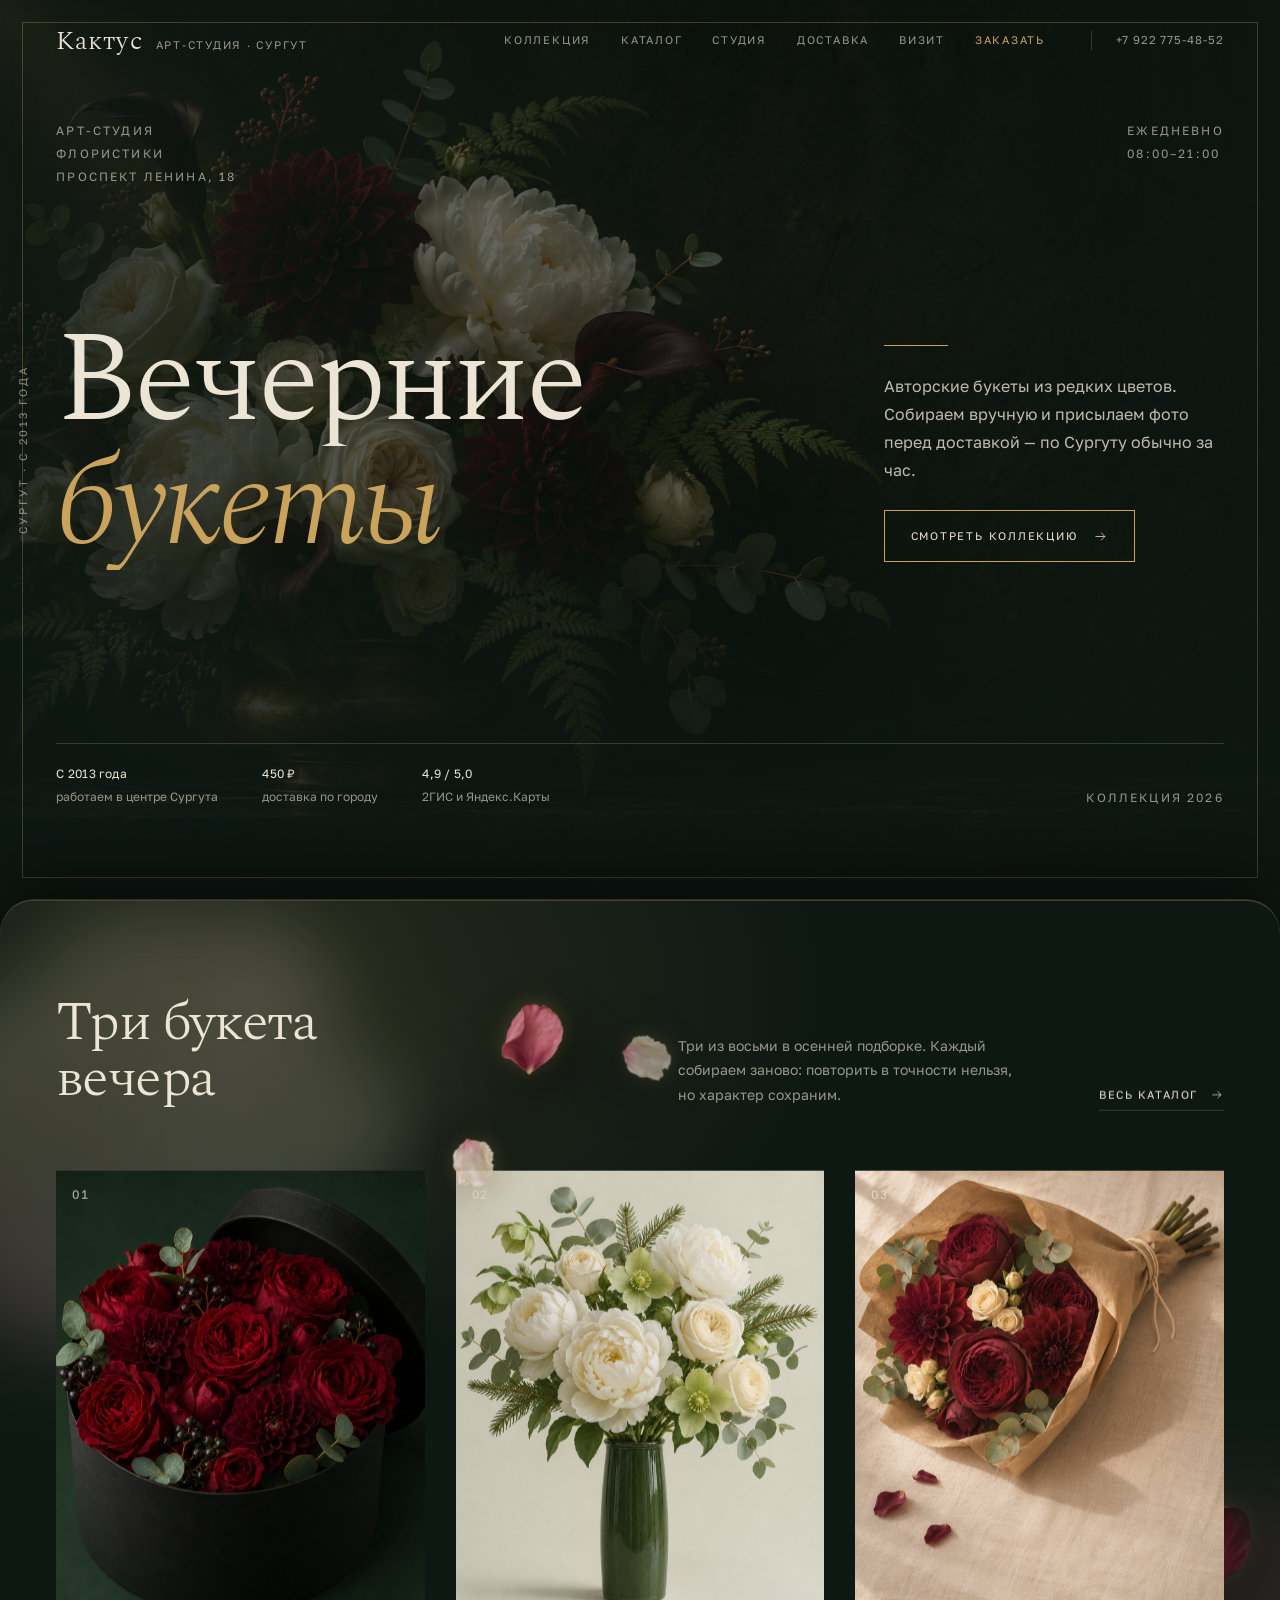
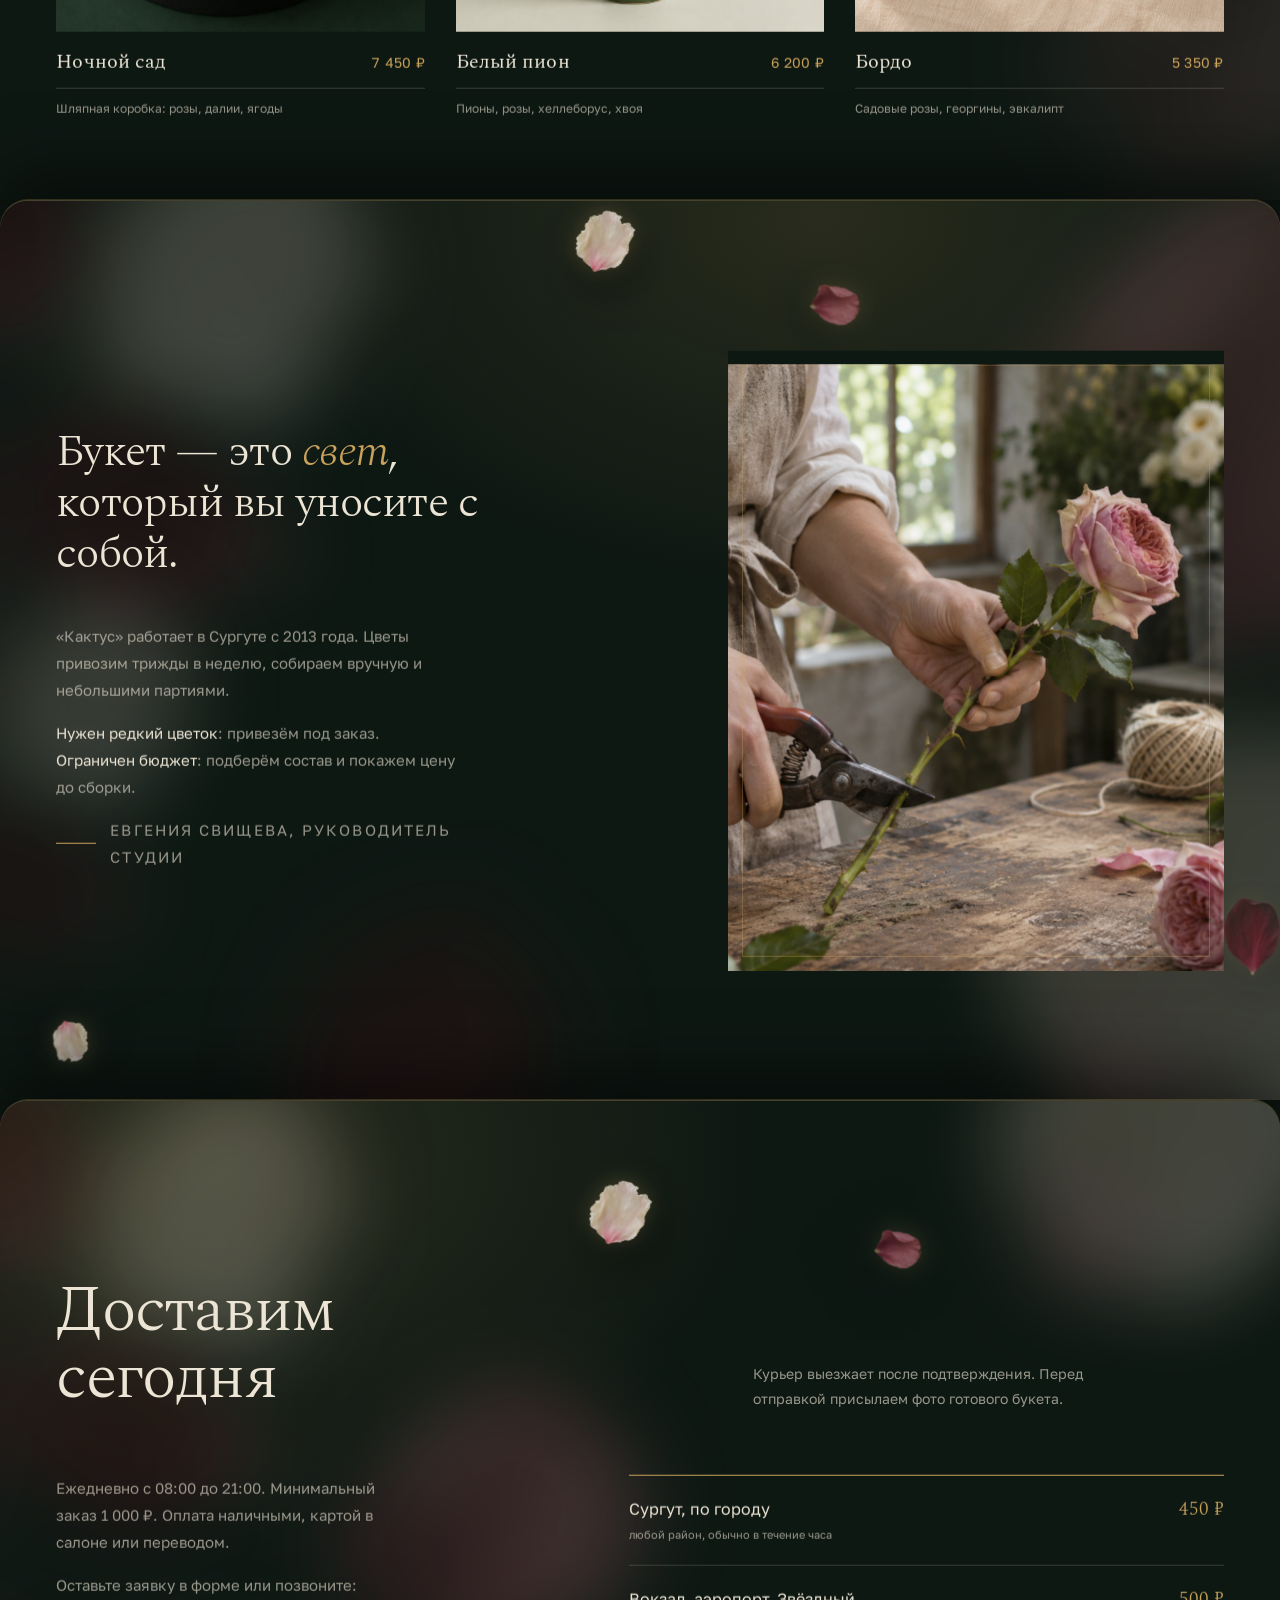
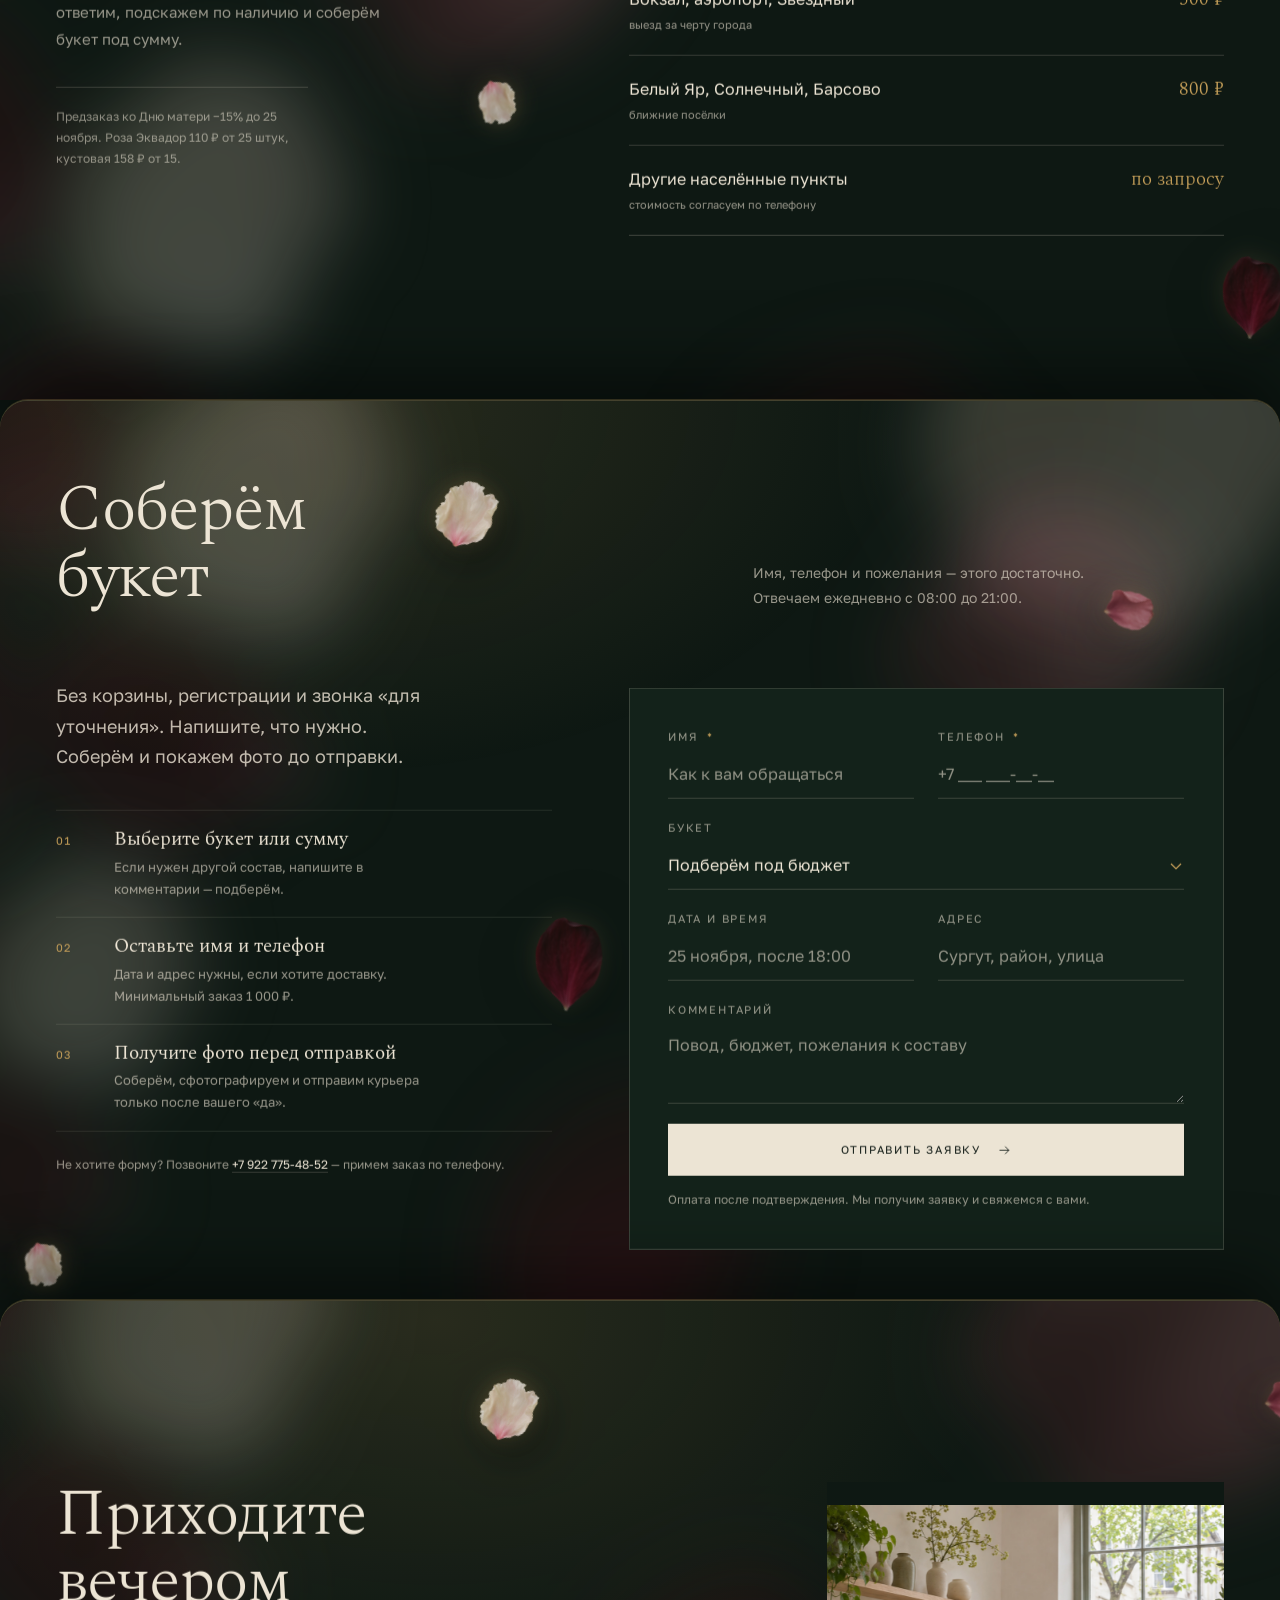
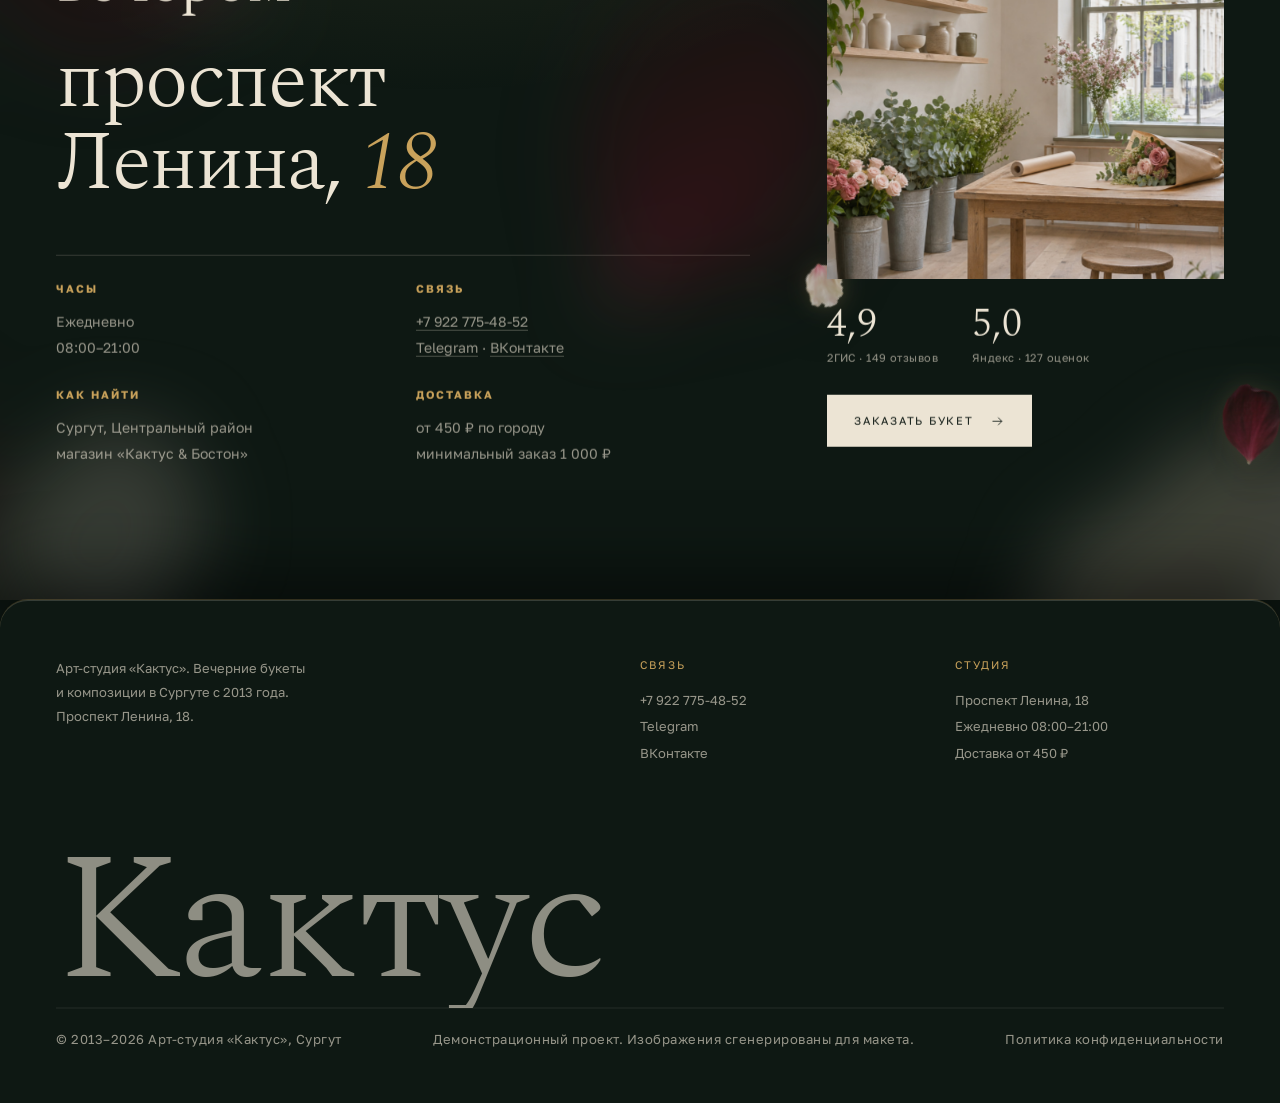
<file: site/index.html>
<!doctype html>
<html lang="ru">
<head>
<meta charset="utf-8">
<meta name="viewport" content="width=device-width, initial-scale=1">
<title>Кактус — арт-студия флористики в Сургуте</title>
<meta name="description" content="Авторские букеты из редких цветов, доставка по Сургуту за час. Арт-студия «Кактус» работает с 2013 года, ежедневно 08:00–21:00.">
<meta name="theme-color" content="#0e1813">
<meta property="og:type" content="website">
<meta property="og:title" content="Кактус — арт-студия флористики в Сургуте">
<meta property="og:description" content="Авторские букеты из редких цветов. Доставка по Сургуту обычно за час. С 2013 года.">
<meta property="og:image" content="assets/img/hero-nocturne.jpg">
<link rel="icon" href="assets/favicon.svg" type="image/svg+xml">
<link rel="preconnect" href="https://fonts.googleapis.com">
<link rel="preconnect" href="https://fonts.gstatic.com" crossorigin>
<link href="https://fonts.googleapis.com/css2?family=Golos+Text:wght@400;500&family=Spectral:ital,wght@0,300;0,400;1,300&display=swap" rel="stylesheet">
<link rel="stylesheet" href="assets/css/base.css?v=20261121-8">
<link rel="stylesheet" href="assets/css/home.css?v=20261121-10">
<link rel="stylesheet" href="assets/css/decor-order.css?v=20261121-2">
<link rel="stylesheet" href="assets/css/decor-visit.css?v=20261121-2">
<script>document.documentElement.classList.add('js');</script>
</head>
<body class="home">

<a class="skip" href="#main">Перейти к содержанию</a>

<header class="hdr" id="hdr">
  <div class="wrap">
    <a class="mark" href="index.html" aria-label="Кактус — на главную">
      <b>Кактус</b><span>арт-студия · Сургут</span>
    </a>
    <nav class="nav" aria-label="Основная навигация">
      <a href="#collection">Коллекция</a>
      <a href="catalog.html">Каталог</a>
      <a href="#ritual">Студия</a>
      <a href="#delivery">Доставка</a>
      <a href="#visit">Визит</a>
      <a class="cta" href="#order">Заказать</a>
    </nav>
    <a class="hdr__tel" href="tel:+79227754852">+7 922 775-48-52</a>
    <nav class="menu-panel" id="menuPanel" popover aria-label="Мобильная навигация">
      <div class="menu-panel__list">
        <a href="#collection">Коллекция</a>
        <a href="catalog.html">Каталог</a>
        <a href="#ritual">Студия</a>
        <a href="#delivery">Доставка</a>
        <a href="#visit">Визит</a>
        <a href="#order">Заказать букет</a>
      </div>
      <a class="menu-panel__foot" href="tel:+79227754852">
        <span class="tag">Телефон</span>
        <span class="menu-panel__tel">+7 922 775-48-52</span>
      </a>
    </nav>
    <button class="menu-btn" id="menuBtn" type="button" popovertarget="menuPanel" aria-controls="menuPanel" aria-expanded="false" aria-label="Открыть меню"><i></i></button>
  </div>
</header>

<main id="main">

  <section class="hero" aria-labelledby="hero-title"
      data-section
      data-trail
      data-trail-src="assets/img/hero-nocturne.jpg"
      data-trail-position="0.5 0.48"
      data-trail-mono="false"
      data-trail-tint="1,1,1"
      data-trail-strength="1"
      data-trail-emboss="0">
      <div class="hero__media">
        <img src="assets/img/hero-nocturne.jpg" alt="Букет белых пионов, роз и бордовых георгин в латунной вазе в тёмной комнате" width="1536" height="1024" fetchpriority="high">
      </div>
      <div class="hero__frame" aria-hidden="true"></div>
      <span class="vertical" aria-hidden="true">Сургут · с 2013 года</span>
      <div class="wrap">
        <div class="hero__top">
          <span class="micro">Арт-студия флористики<br>проспект Ленина, 18</span>
          <span class="micro">Ежедневно<br>08:00–21:00</span>
        </div>
        <div class="hero__body">
          <h1 id="hero-title">
            <span class="ln"><span>Вечерние</span></span>
            <span class="ln"><span><em>букеты</em></span></span>
          </h1>
          <div class="hero__aside">
            <div class="rule" aria-hidden="true"></div>
            <p>Авторские букеты из редких цветов. Собираем вручную и присылаем фото перед доставкой — по Сургуту обычно за час.</p>
            <a class="btn" href="#collection">Смотреть коллекцию
              <svg viewBox="0 0 24 24" fill="none" stroke="currentColor" stroke-width="1.2" aria-hidden="true"><path d="M4 12h15M13 6l6 6-6 6"/></svg>
            </a>
          </div>
        </div>
        <div class="hero__foot">
          <div class="hero__meta">
            <span><b>С 2013 года</b>работаем в центре Сургута</span>
            <span><b>450 ₽</b>доставка по городу</span>
            <span><b>4,9 / 5,0</b>2ГИС и Яндекс.Карты</span>
          </div>
          <span class="micro">Коллекция 2026</span>
        </div>
      </div>
    </section>

  <section class="sec collection" id="collection" aria-labelledby="collection-title"
        data-section style="--z:1">
        <div class="collection__glow collection__glow--near" aria-hidden="true"><img src="assets/img/petal-ivory.png" alt="" width="900" height="900" loading="lazy"></div>
        <div class="collection__glow collection__glow--far" aria-hidden="true"><img src="assets/img/petal-rose.png" alt="" width="900" height="900" loading="lazy"></div>
        <div class="collection__petal collection__petal--a" aria-hidden="true"><img src="assets/img/petal-rose.png" alt="" width="900" height="900" loading="lazy"></div>
        <div class="collection__petal collection__petal--b" aria-hidden="true"><img src="assets/img/petal-ivory.png" alt="" width="900" height="900" loading="lazy"></div>
        <div class="collection__petal collection__petal--c" aria-hidden="true"><img src="assets/img/petal-burgundy.png" alt="" width="900" height="900" loading="lazy"></div>
        <div class="collection__petal collection__petal--d" aria-hidden="true"><img src="assets/img/petal-ivory.png" alt="" width="900" height="900" loading="lazy"></div>
        <div class="wrap">
          <div class="sec-head reveal">
            <div>
              <h2 id="collection-title">Три букета вечера</h2>
            </div>
            <p>Три из восьми в осенней подборке. Каждый собираем заново: повторить в точности нельзя, но характер сохраним.</p>
            <a class="link" href="catalog.html">Весь каталог
              <svg viewBox="0 0 24 24" fill="none" stroke="currentColor" stroke-width="1.2" aria-hidden="true"><path d="M4 12h15M13 6l6 6-6 6"/></svg>
            </a>
          </div>
          <div class="collection__grid">
            <a class="card reveal" href="index.html?bouquet=nochnoy-sad#order">
              <figure>
                <span class="card__no">01</span>
                <img src="assets/img/bouquet-box.jpg" alt="Круглая коробка с бордовыми розами, далиями и ягодами" width="1254" height="1254" loading="lazy">
              </figure>
              <div class="card__cap"><h3>Ночной сад</h3><span>7 450 ₽</span></div>
              <p class="card__meta">Шляпная коробка: розы, далии, ягоды</p>
            </a>
            <a class="card reveal" href="index.html?bouquet=belyy-pion#order">
              <figure>
                <span class="card__no">02</span>
                <img src="assets/img/bouquet-white-green.jpg" alt="Белый букет из пионов и роз с хвоей" width="1122" height="1402" loading="lazy">
              </figure>
              <div class="card__cap"><h3>Белый пион</h3><span>6 200 ₽</span></div>
              <p class="card__meta">Пионы, розы, хеллеборус, хвоя</p>
            </a>
            <a class="card reveal" href="index.html?bouquet=bordo#order">
              <figure>
                <span class="card__no">03</span>
                <img src="assets/img/bouquet-burgundy.jpg" alt="Букет бордовых роз и георгин в крафтовой бумаге" width="1122" height="1402" loading="lazy">
              </figure>
              <div class="card__cap"><h3>Бордо</h3><span>5 350 ₽</span></div>
              <p class="card__meta">Садовые розы, георгины, эвкалипт</p>
            </a>
          </div>
        </div>
      </section>


  <section class="sec ritual" id="ritual" aria-labelledby="ritual-title"
    data-section style="--z:2">
    <div class="decor" aria-hidden="true">
      <img class="decor__glow decor__glow--a" src="assets/img/petal-scatter.png" alt="" width="900" height="900" loading="lazy">
      <img class="decor__glow decor__glow--b" src="assets/img/petal-ivory.png" alt="" width="900" height="900" loading="lazy">
      <img class="decor__glow decor__glow--c" src="assets/img/petal-scatter.png" alt="" width="900" height="900" loading="lazy">
      <img class="decor__glow decor__glow--d" src="assets/img/petal-rose.png" alt="" width="900" height="900" loading="lazy">
      <img class="decor__glow decor__glow--e" src="assets/img/petal-burgundy.png" alt="" width="900" height="900" loading="lazy">
      <img class="decor__petal decor__petal--a" src="assets/img/petal-ivory.png" alt="" width="900" height="900" loading="lazy">
      <img class="decor__petal decor__petal--b" src="assets/img/petal-rose.png" alt="" width="900" height="900" loading="lazy">
      <img class="decor__petal decor__petal--c" src="assets/img/petal-burgundy.png" alt="" width="900" height="900" loading="lazy">
      <img class="decor__petal decor__petal--d" src="assets/img/petal-ivory.png" alt="" width="900" height="900" loading="lazy">
    </div>
    <div class="wrap">
      <div class="ritual__grid">
        <div class="reveal">
          <h2 class="ritual__quote" id="ritual-title">Букет — это <em>свет</em>, который вы уносите с собой.</h2>
          <p>«Кактус» работает в Сургуте с 2013 года. Цветы привозим трижды в неделю, собираем вручную и небольшими партиями.</p>
          <p><b>Нужен редкий цветок</b>: привезём под заказ. <b>Ограничен бюджет</b>: подберём состав и покажем цену до сборки.</p>
          <p class="ritual__sig">Евгения Свищева, руководитель студии</p>
        </div>
        <figure class="reveal">
          <img src="assets/img/florist.jpg" alt="Флорист подрезает стебель розы за деревянным столом" width="1448" height="1086" loading="lazy">
        </figure>
      </div>
    </div>
  </section>

  <section class="sec" id="delivery" aria-labelledby="delivery-title"
    data-section style="--z:3">
    <div class="decor" aria-hidden="true">
      <img class="decor__glow decor__glow--a" src="assets/img/petal-scatter.png" alt="" width="900" height="900" loading="lazy">
      <img class="decor__glow decor__glow--b" src="assets/img/petal-ivory.png" alt="" width="900" height="900" loading="lazy">
      <img class="decor__glow decor__glow--c" src="assets/img/petal-scatter.png" alt="" width="900" height="900" loading="lazy">
      <img class="decor__glow decor__glow--d" src="assets/img/petal-rose.png" alt="" width="900" height="900" loading="lazy">
      <img class="decor__glow decor__glow--e" src="assets/img/petal-burgundy.png" alt="" width="900" height="900" loading="lazy">
      <img class="decor__petal decor__petal--a" src="assets/img/petal-ivory.png" alt="" width="900" height="900" loading="lazy">
      <img class="decor__petal decor__petal--b" src="assets/img/petal-rose.png" alt="" width="900" height="900" loading="lazy">
      <img class="decor__petal decor__petal--c" src="assets/img/petal-burgundy.png" alt="" width="900" height="900" loading="lazy">
      <img class="decor__petal decor__petal--d" src="assets/img/petal-ivory.png" alt="" width="900" height="900" loading="lazy">
    </div>
    <div class="wrap">
      <div class="sec-head reveal">
        <div>
          <h2 id="delivery-title">Доставим сегодня</h2>
        </div>
        <p>Курьер выезжает после подтверждения. Перед отправкой присылаем фото готового букета.</p>
      </div>
      <div class="delivery__grid">
        <div class="delivery__lead reveal">
          <p>Ежедневно с 08:00 до 21:00. Минимальный заказ 1 000 ₽. Оплата наличными, картой в салоне или переводом.</p>
          <p>Оставьте заявку в форме или позвоните: ответим, подскажем по наличию и соберём букет под сумму.</p>
          <p class="note">Предзаказ ко Дню матери −15% до 25 ноября. Роза Эквадор 110 ₽ от 25 штук, кустовая 158 ₽ от 15.</p>
        </div>
        <ul class="price reveal">
          <li><span class="z">Сургут, по городу<i>любой район, обычно в течение часа</i></span><span class="c">450 ₽</span></li>
          <li><span class="z">Вокзал, аэропорт, Звёздный<i>выезд за черту города</i></span><span class="c">500 ₽</span></li>
          <li><span class="z">Белый Яр, Солнечный, Барсово<i>ближние посёлки</i></span><span class="c">800 ₽</span></li>
          <li><span class="z">Другие населённые пункты<i>стоимость согласуем по телефону</i></span><span class="c">по запросу</span></li>
        </ul>
      </div>
    </div>
  </section>

  <section class="sec order" id="order" aria-labelledby="order-title"
    data-section style="--z:4">
    <div class="decor" aria-hidden="true">
      <img class="decor__glow decor__glow--a" src="assets/img/petal-scatter.png" alt="" width="900" height="900" loading="lazy">
      <img class="decor__glow decor__glow--b" src="assets/img/petal-ivory.png" alt="" width="900" height="900" loading="lazy">
      <img class="decor__glow decor__glow--c" src="assets/img/petal-scatter.png" alt="" width="900" height="900" loading="lazy">
      <img class="decor__glow decor__glow--d" src="assets/img/petal-rose.png" alt="" width="900" height="900" loading="lazy">
      <img class="decor__glow decor__glow--e" src="assets/img/petal-burgundy.png" alt="" width="900" height="900" loading="lazy">
      <img class="decor__petal decor__petal--a" src="assets/img/petal-ivory.png" alt="" width="900" height="900" loading="lazy">
      <img class="decor__petal decor__petal--b" src="assets/img/petal-rose.png" alt="" width="900" height="900" loading="lazy">
      <img class="decor__petal decor__petal--c" src="assets/img/petal-burgundy.png" alt="" width="900" height="900" loading="lazy">
      <img class="decor__petal decor__petal--d" src="assets/img/petal-ivory.png" alt="" width="900" height="900" loading="lazy">
    </div>
    <div class="wrap">
      <div class="sec-head reveal">
        <div>
          <h2 id="order-title">Соберём букет</h2>
        </div>
        <p>Имя, телефон и пожелания — этого достаточно. Отвечаем ежедневно с 08:00 до 21:00.</p>
      </div>
      <div class="order__grid">
        <div class="reveal">
          <p class="order__lead">Без корзины, регистрации и звонка «для уточнения». Напишите, что нужно. Соберём и покажем фото до отправки.</p>
          <ol class="steps">
            <li><span class="n">01</span><div><h3>Выберите букет или сумму</h3><p>Если нужен другой состав, напишите в комментарии — подберём.</p></div></li>
            <li><span class="n">02</span><div><h3>Оставьте имя и телефон</h3><p>Дата и адрес нужны, если хотите доставку. Минимальный заказ 1 000 ₽.</p></div></li>
            <li><span class="n">03</span><div><h3>Получите фото перед отправкой</h3><p>Соберём, сфотографируем и отправим курьера только после вашего «да».</p></div></li>
          </ol>
          <figure class="order__fig">
            <img src="assets/img/bouquet-rose-classic.jpg" alt="Классический букет красных роз в зелёной бумаге" width="1122" height="1402" loading="lazy">
          </figure>
          <p class="order__contacts">Не хотите форму? Позвоните <a href="tel:+79227754852">+7 922 775-48-52</a> — примем заказ по телефону.</p>
        </div>

        <form class="form reveal" id="orderForm" action="https://formsubmit.co/super.flora65@yandex.ru" method="POST"
              data-endpoint="https://formsubmit.co/ajax/super.flora65@yandex.ru" novalidate>
          <input type="hidden" name="_subject" value="Заявка с сайта «Кактус»">
          <input type="hidden" name="_template" value="table">
          <input type="hidden" name="_captcha" value="false">
          <div class="form__row">
            <div class="field">
              <label for="f-name">Имя <span aria-hidden="true">*</span></label>
              <input id="f-name" name="name" type="text" autocomplete="name" placeholder="Как к вам обращаться" aria-describedby="err-name" required>
              <span class="field__err" id="err-name"></span>
            </div>
            <div class="field">
              <label for="f-phone">Телефон <span aria-hidden="true">*</span></label>
              <input id="f-phone" name="phone" type="tel" autocomplete="tel" placeholder="+7 ___ ___-__-__" aria-describedby="err-phone" required>
              <span class="field__err" id="err-phone"></span>
            </div>
          </div>
          <div class="field">
            <label for="f-bouquet">Букет</label>
            <select id="f-bouquet" name="bouquet">
              <option value="Подберём под бюджет">Подберём под бюджет</option>
              <option value="Ночной сад">Ночной сад — 7 450 ₽</option>
              <option value="Пудровая коробка">Пудровая коробка — 6 900 ₽</option>
              <option value="Белый пион">Белый пион — 6 200 ₽</option>
              <option value="Бордо">Бордо — 5 350 ₽</option>
              <option value="Румянец">Румянец — 4 200 ₽</option>
              <option value="Янтарный">Янтарный — 3 950 ₽</option>
              <option value="Классика">Классика — 6 850 ₽</option>
              <option value="Голубое утро">Голубое утро — 5 700 ₽</option>
              <option value="Вечерний свет">Вечерний свет — 8 900 ₽</option>
              <option value="Тёмный сад">Тёмный сад — 8 600 ₽</option>
              <option value="Сухоцветы">Сухоцветы — 4 900 ₽</option>
              <option value="Осенняя корзина">Осенняя корзина — 9 900 ₽</option>
            </select>
          </div>
          <div class="form__row">
            <div class="field">
              <label for="f-date">Дата и время</label>
              <input id="f-date" name="date" type="text" placeholder="25 ноября, после 18:00">
            </div>
            <div class="field">
              <label for="f-address">Адрес</label>
              <input id="f-address" name="address" type="text" autocomplete="street-address" placeholder="Сургут, район, улица">
            </div>
          </div>
          <div class="field">
            <label for="f-comment">Комментарий</label>
            <textarea id="f-comment" name="comment" rows="2" placeholder="Повод, бюджет, пожелания к составу"></textarea>
          </div>
          <button class="btn btn--solid btn--wide" type="submit">Отправить заявку
            <svg viewBox="0 0 24 24" fill="none" stroke="currentColor" stroke-width="1.3" aria-hidden="true"><path d="M4 12h15M13 6l6 6-6 6"/></svg>
          </button>
          <p class="form__note">Оплата после подтверждения. Мы получим заявку и свяжемся с вами.</p>
          <p class="form__status" id="formStatus" role="status" aria-live="polite"></p>
        </form>
      </div>
    </div>
  </section>

  <section class="sec visit" id="visit" aria-labelledby="visit-title"
    data-section style="--z:5">
    <div class="decor" aria-hidden="true">
      <img class="decor__glow decor__glow--a" src="assets/img/petal-scatter.png" alt="" width="900" height="900" loading="lazy">
      <img class="decor__glow decor__glow--b" src="assets/img/petal-ivory.png" alt="" width="900" height="900" loading="lazy">
      <img class="decor__glow decor__glow--c" src="assets/img/petal-scatter.png" alt="" width="900" height="900" loading="lazy">
      <img class="decor__glow decor__glow--d" src="assets/img/petal-rose.png" alt="" width="900" height="900" loading="lazy">
      <img class="decor__glow decor__glow--e" src="assets/img/petal-burgundy.png" alt="" width="900" height="900" loading="lazy">
      <img class="decor__petal decor__petal--a" src="assets/img/petal-ivory.png" alt="" width="900" height="900" loading="lazy">
      <img class="decor__petal decor__petal--b" src="assets/img/petal-rose.png" alt="" width="900" height="900" loading="lazy">
      <img class="decor__petal decor__petal--c" src="assets/img/petal-burgundy.png" alt="" width="900" height="900" loading="lazy">
      <img class="decor__petal decor__petal--d" src="assets/img/petal-ivory.png" alt="" width="900" height="900" loading="lazy">
    </div>
    <div class="wrap">
      <div class="visit__grid">
        <div class="reveal">
          <h2 id="visit-title">Приходите вечером</h2>
          <p class="visit__addr">проспект<br>Ленина, <i>18</i></p>
          <div class="visit__meta">
            <div><h3>Часы</h3><p>Ежедневно<br>08:00–21:00</p></div>
            <div><h3>Связь</h3><p><a href="tel:+79227754852">+7 922 775-48-52</a><br><a href="https://t.me/art_studiy_kaktus86" target="_blank" rel="noopener">Telegram</a> · <a href="https://vk.com/flowers_kaktus_srg86" target="_blank" rel="noopener">ВКонтакте</a></p></div>
            <div><h3>Как найти</h3><p>Сургут, Центральный район<br>магазин «Кактус &amp; Бостон»</p></div>
            <div><h3>Доставка</h3><p>от 450 ₽ по городу<br>минимальный заказ 1 000 ₽</p></div>
          </div>
        </div>
        <div class="visit__side reveal">
          <figure>
            <img src="assets/img/atelier.jpg" alt="Интерьер студии: деревянный стол, вёдра с цветами, большое окно" width="1448" height="1086" loading="lazy">
          </figure>
          <div class="rating">
            <div><b>4,9</b><span>2ГИС · 149 отзывов</span></div>
            <div><b>5,0</b><span>Яндекс · 127 оценок</span></div>
          </div>
          <a class="btn btn--solid" href="#order">Заказать букет
            <svg viewBox="0 0 24 24" fill="none" stroke="currentColor" stroke-width="1.3" aria-hidden="true"><path d="M4 12h15M13 6l6 6-6 6"/></svg>
          </a>
        </div>
      </div>
    </div>
  </section>

</main>

<footer class="foot" data-section style="--z:6">
  <div class="wrap">
    <div class="foot__row">
      <p>Арт-студия «Кактус». Вечерние букеты и композиции в Сургуте с 2013 года. Проспект Ленина, 18.</p>
      <div>
        <b>Связь</b>
        <a href="tel:+79227754852">+7 922 775-48-52</a>
        <a href="https://t.me/art_studiy_kaktus86" target="_blank" rel="noopener">Telegram</a>
        <a href="https://vk.com/flowers_kaktus_srg86" target="_blank" rel="noopener">ВКонтакте</a>
      </div>
      <div>
        <b>Студия</b>
        <span>Проспект Ленина, 18</span>
        <span>Ежедневно 08:00–21:00</span>
        <span>Доставка от 450 ₽</span>
      </div>
    </div>
    <div class="foot__mark" aria-hidden="true"><span>Кактус</span></div>
    <div class="legal">
      <span>© 2013–2026 Арт-студия «Кактус», Сургут</span>
      <span>Демонстрационный проект. Изображения сгенерированы для макета.</span>
      <a href="privacy.html">Политика конфиденциальности</a>
    </div>
  </div>
</footer>

<script src="assets/js/trail.js?v=20261121-10" defer></script>
<script src="assets/js/scroll.js?v=20261121-8" defer></script>
<script src="assets/js/main.js?v=20261121-4" defer></script>
</body>
</html>
</file>
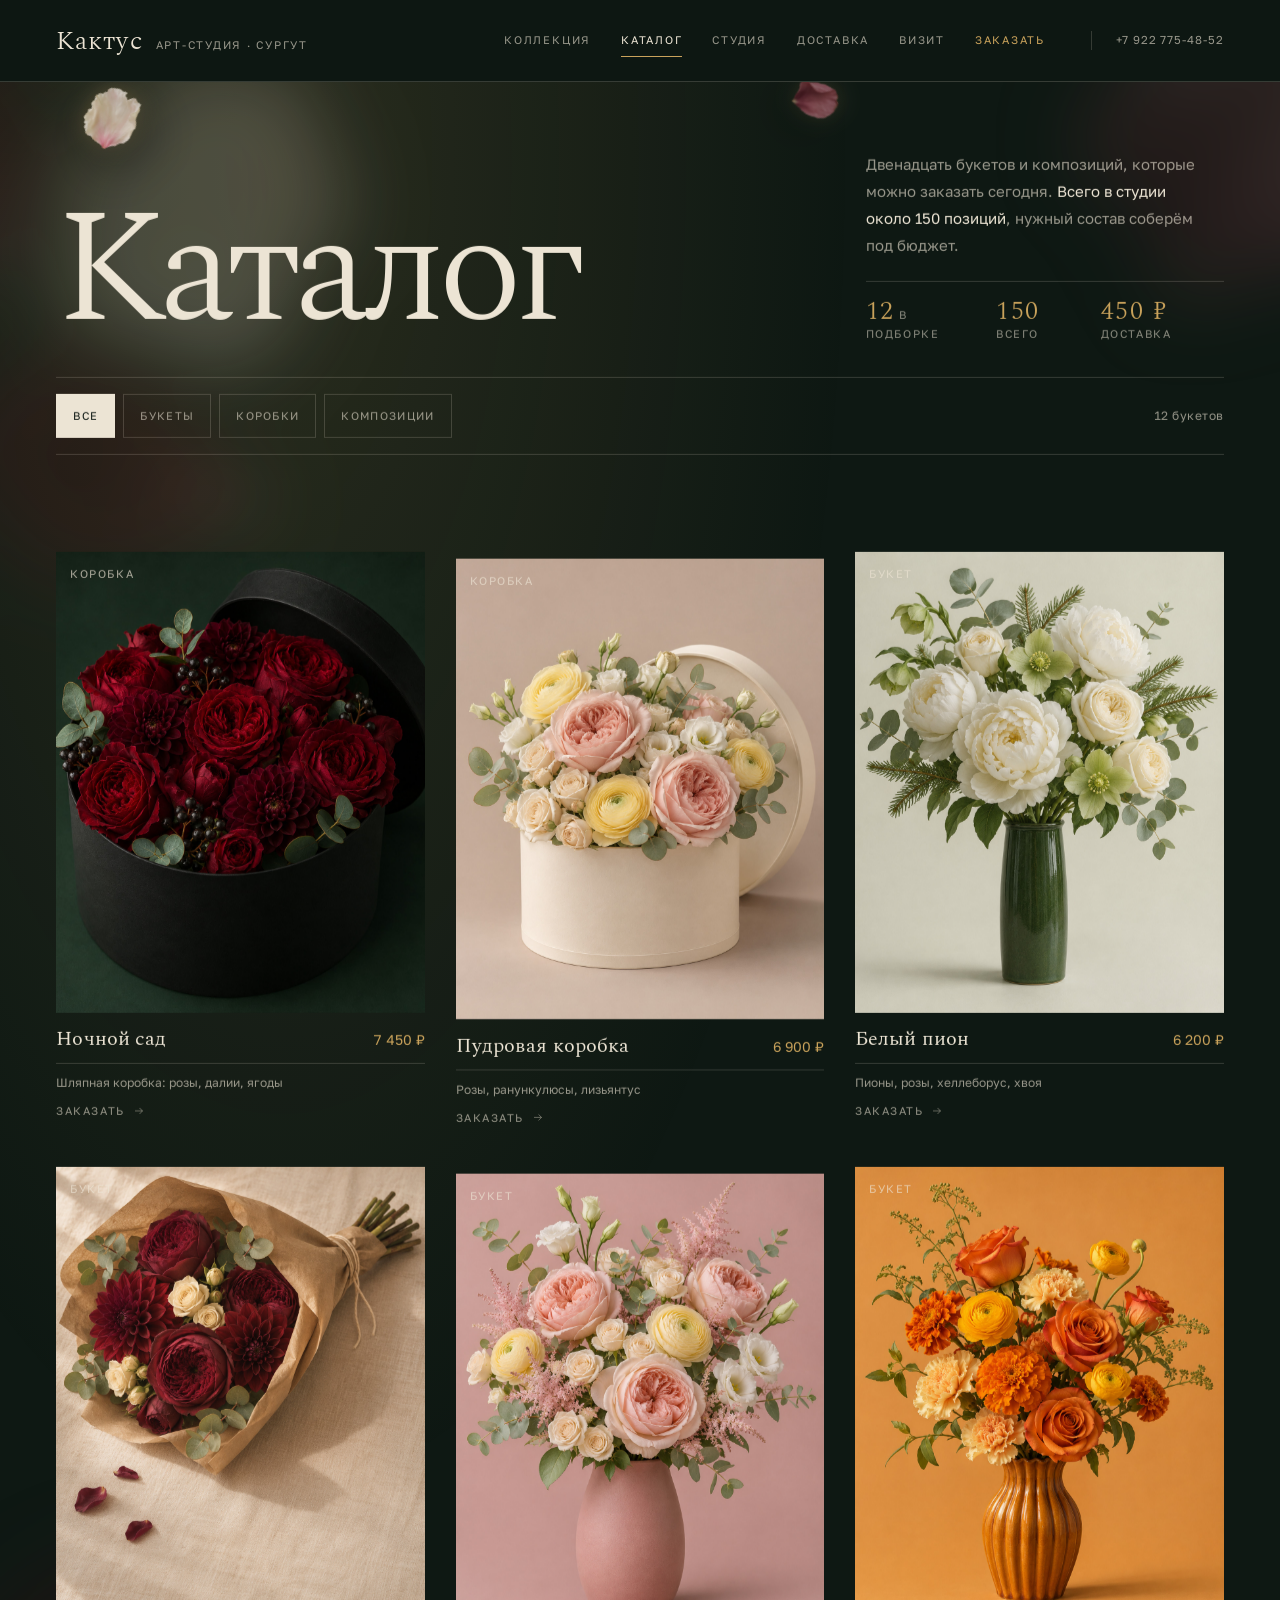
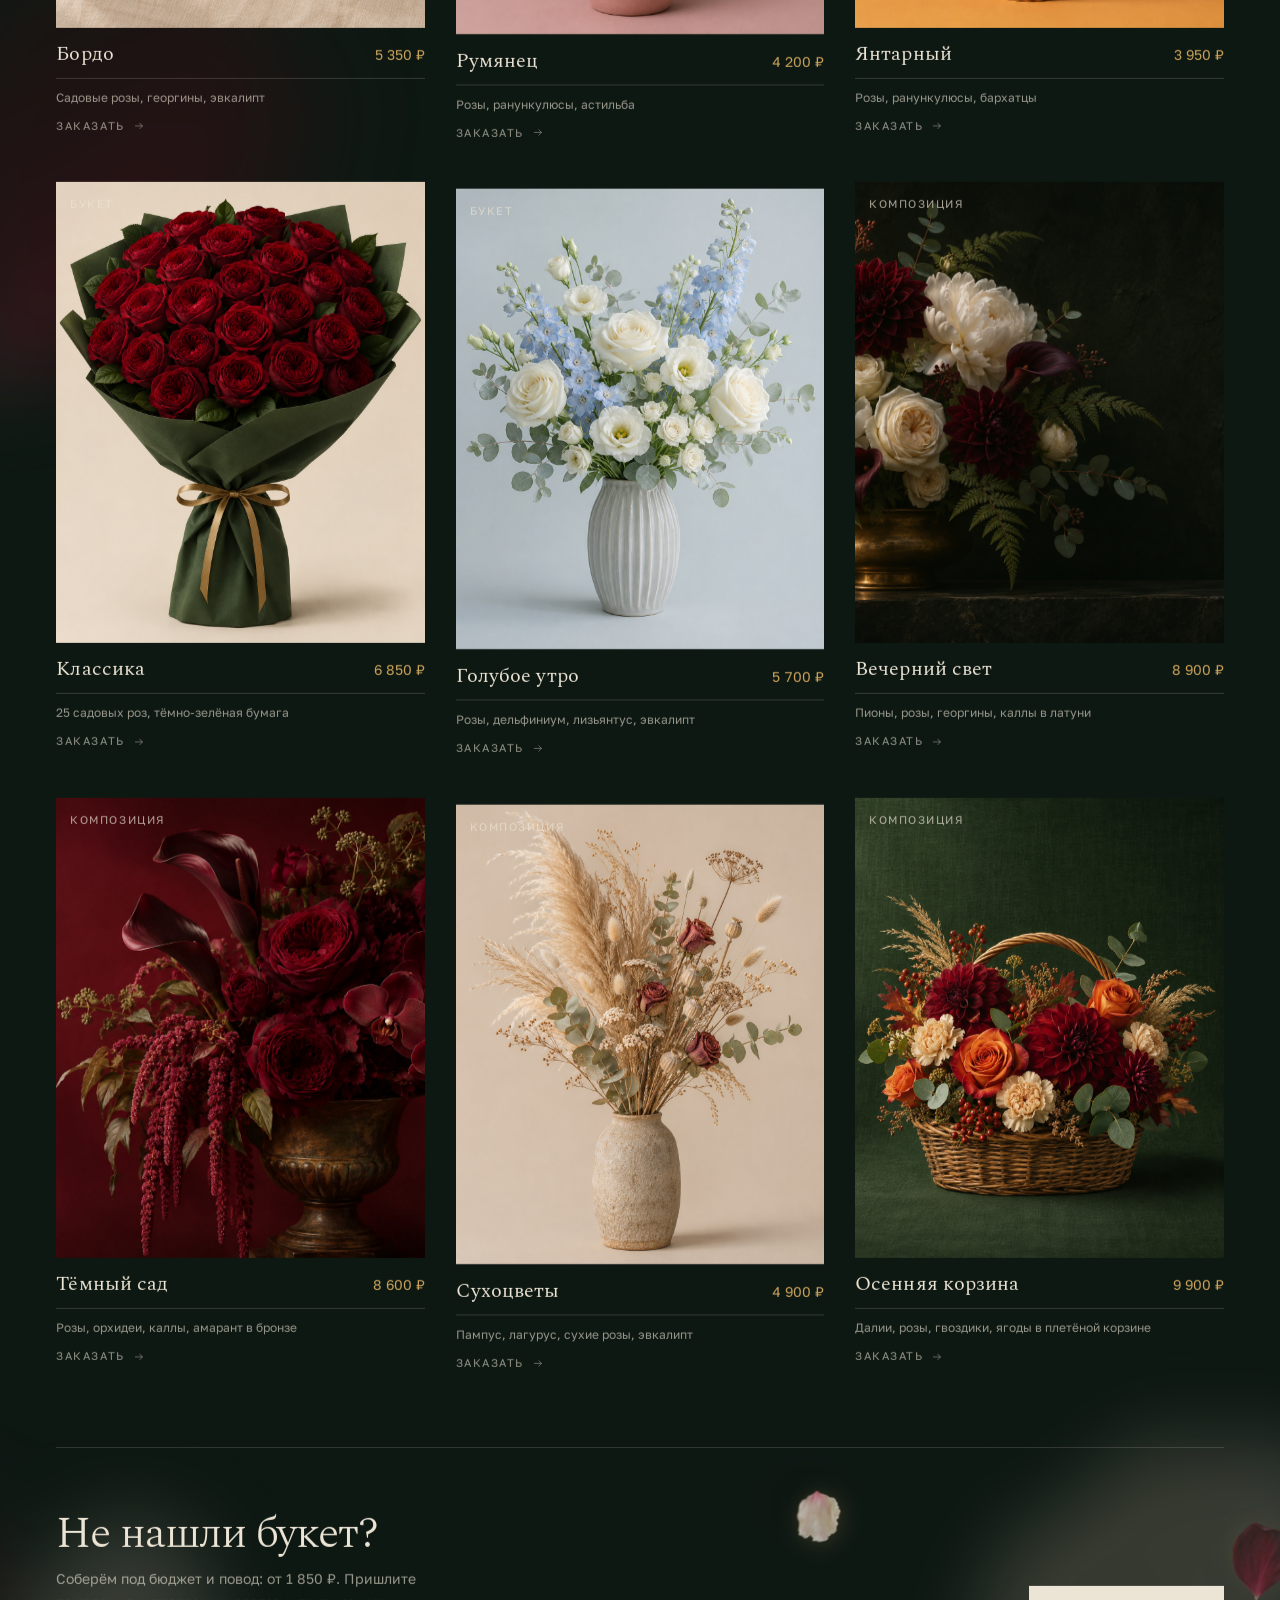
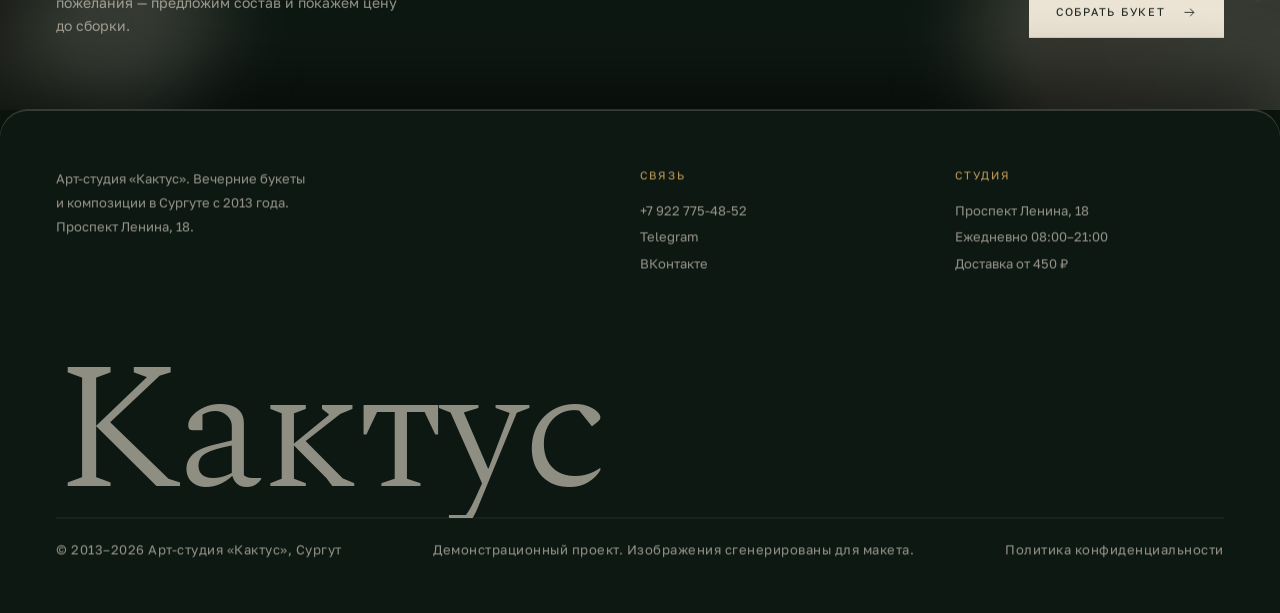
<file: site/catalog.html>
<!doctype html>
<html lang="ru">
<head>
<meta charset="utf-8">
<meta name="viewport" content="width=device-width, initial-scale=1">
<title>Каталог — арт-студия «Кактус», Сургут</title>
<meta name="description" content="Двенадцать букетов и композиций арт-студии «Кактус» в Сургуте: цены, состав, доставка от 450 ₽.">
<meta name="theme-color" content="#0e1813">
<meta property="og:type" content="website">
<meta property="og:title" content="Каталог — арт-студия «Кактус»">
<meta property="og:description" content="Букеты и композиции из редких цветов. Сургут, доставка от 450 ₽.">
<meta property="og:image" content="assets/img/hero-bordeaux.jpg">
<link rel="icon" href="assets/favicon.svg" type="image/svg+xml">
<link rel="preconnect" href="https://fonts.googleapis.com">
<link rel="preconnect" href="https://fonts.gstatic.com" crossorigin>
<link href="https://fonts.googleapis.com/css2?family=Golos+Text:wght@400;500&family=Spectral:ital,wght@0,300;0,400;1,300&display=swap" rel="stylesheet">
<link rel="stylesheet" href="assets/css/base.css?v=20261121-8">
<link rel="stylesheet" href="assets/css/catalog.css?v=20261121-6">
<script>document.documentElement.classList.add('js');</script>
</head>
<body>

<a class="skip" href="#main">Перейти к содержанию</a>

<header class="hdr hdr--solid" id="hdr">
  <div class="wrap">
    <a class="mark" href="index.html" aria-label="Кактус — на главную">
      <b>Кактус</b><span>арт-студия · Сургут</span>
    </a>
    <nav class="nav" aria-label="Основная навигация">
      <a href="index.html#collection">Коллекция</a>
      <a href="catalog.html" aria-current="page">Каталог</a>
      <a href="index.html#ritual">Студия</a>
      <a href="index.html#delivery">Доставка</a>
      <a href="index.html#visit">Визит</a>
      <a class="cta" href="index.html#order">Заказать</a>
    </nav>
    <a class="hdr__tel" href="tel:+79227754852">+7 922 775-48-52</a>
    <nav class="menu-panel" id="menuPanel" popover aria-label="Мобильная навигация">
      <div class="menu-panel__list">
        <a href="index.html#collection">Коллекция</a>
        <a href="catalog.html">Каталог</a>
        <a href="index.html#ritual">Студия</a>
        <a href="index.html#delivery">Доставка</a>
        <a href="index.html#visit">Визит</a>
        <a href="index.html#order">Заказать букет</a>
      </div>
      <a class="menu-panel__foot" href="tel:+79227754852">
        <span class="tag">Телефон</span>
        <span class="menu-panel__tel">+7 922 775-48-52</span>
      </a>
    </nav>
    <button class="menu-btn" id="menuBtn" type="button" popovertarget="menuPanel" aria-controls="menuPanel" aria-expanded="false" aria-label="Открыть меню"><i></i></button>
  </div>
</header>

<main class="catalog-main" id="main">

  <section class="cat-list" aria-labelledby="cat-title" data-section>
    <div class="decor" aria-hidden="true">
      <img class="decor__glow decor__glow--a" src="assets/img/petal-scatter.png" alt="" width="900" height="900" loading="lazy">
      <img class="decor__glow decor__glow--b" src="assets/img/petal-ivory.png" alt="" width="900" height="900" loading="lazy">
      <img class="decor__glow decor__glow--c" src="assets/img/petal-scatter.png" alt="" width="900" height="900" loading="lazy">
      <img class="decor__glow decor__glow--d" src="assets/img/petal-rose.png" alt="" width="900" height="900" loading="lazy">
      <img class="decor__glow decor__glow--e" src="assets/img/petal-burgundy.png" alt="" width="900" height="900" loading="lazy">
      <img class="decor__petal decor__petal--a" src="assets/img/petal-ivory.png" alt="" width="900" height="900" loading="lazy">
      <img class="decor__petal decor__petal--b" src="assets/img/petal-rose.png" alt="" width="900" height="900" loading="lazy">
      <img class="decor__petal decor__petal--c" src="assets/img/petal-burgundy.png" alt="" width="900" height="900" loading="lazy">
      <img class="decor__petal decor__petal--d" src="assets/img/petal-ivory.png" alt="" width="900" height="900" loading="lazy">
    </div>
    <div class="cat-hero">
      <div class="wrap">
        <div class="cat-hero__grid">
          <h1 id="cat-title">Каталог</h1>
          <div class="cat-hero__aside">
            <p>Двенадцать букетов и композиций, которые можно заказать сегодня. <b>Всего в студии около 150 позиций</b>, нужный состав соберём под бюджет.</p>
            <div class="cat-hero__meta">
              <span><strong>12</strong> в подборке</span>
              <span><strong>150</strong> всего</span>
              <span><strong>450 ₽</strong> доставка</span>
            </div>
          </div>
        </div>
        <div class="cat-bar">
          <div class="filters" role="group" aria-label="Категории каталога">
            <button class="filter" data-filter="all" aria-pressed="true">Все</button>
            <button class="filter" data-filter="bouquet" aria-pressed="false">Букеты</button>
            <button class="filter" data-filter="box" aria-pressed="false">Коробки</button>
            <button class="filter" data-filter="composition" aria-pressed="false">Композиции</button>
          </div>
          <span class="cat-count" id="catCount">12 букетов</span>
        </div>
      </div>
    </div>

    <div class="wrap cat-products" aria-label="Букеты и композиции">
    <div class="cat-grid" id="catGrid">

      <a class="cat-card" data-cat="box" href="index.html?bouquet=nochnoy-sad#order">
        <figure>
          <span class="cat-card__badge">Коробка</span>
          <img src="assets/img/bouquet-box.jpg" alt="Круглая коробка с бордовыми розами, далиями и ягодами" width="1254" height="1254" loading="lazy">
        </figure>
        <div class="cat-card__body">
          <div class="cat-card__row"><h2>Ночной сад</h2><span class="cat-card__price">7 450 ₽</span></div>
          <p class="cat-card__comp">Шляпная коробка: розы, далии, ягоды</p>
          <span class="cat-card__more">Заказать <svg viewBox="0 0 24 24" fill="none" stroke="currentColor" stroke-width="1.3" aria-hidden="true"><path d="M4 12h15M13 6l6 6-6 6"/></svg></span>
        </div>
      </a>

      <a class="cat-card" data-cat="box" href="index.html?bouquet=pudrovaya-korobka#order">
        <figure>
          <span class="cat-card__badge">Коробка</span>
          <img src="assets/img/box-pastel.jpg" alt="Кремовая коробка с розовыми розами и жёлтыми ранункулюсами" width="1122" height="1402" loading="lazy">
        </figure>
        <div class="cat-card__body">
          <div class="cat-card__row"><h2>Пудровая коробка</h2><span class="cat-card__price">6 900 ₽</span></div>
          <p class="cat-card__comp">Розы, ранункулюсы, лизьянтус</p>
          <span class="cat-card__more">Заказать <svg viewBox="0 0 24 24" fill="none" stroke="currentColor" stroke-width="1.3" aria-hidden="true"><path d="M4 12h15M13 6l6 6-6 6"/></svg></span>
        </div>
      </a>

      <a class="cat-card" data-cat="bouquet" href="index.html?bouquet=belyy-pion#order">
        <figure>
          <span class="cat-card__badge">Букет</span>
          <img src="assets/img/bouquet-white-green.jpg" alt="Белый букет из пионов и роз с зеленью и хвоей" width="1122" height="1402" loading="lazy">
        </figure>
        <div class="cat-card__body">
          <div class="cat-card__row"><h2>Белый пион</h2><span class="cat-card__price">6 200 ₽</span></div>
          <p class="cat-card__comp">Пионы, розы, хеллеборус, хвоя</p>
          <span class="cat-card__more">Заказать <svg viewBox="0 0 24 24" fill="none" stroke="currentColor" stroke-width="1.3" aria-hidden="true"><path d="M4 12h15M13 6l6 6-6 6"/></svg></span>
        </div>
      </a>

      <a class="cat-card" data-cat="bouquet" href="index.html?bouquet=bordo#order">
        <figure>
          <span class="cat-card__badge">Букет</span>
          <img src="assets/img/bouquet-burgundy.jpg" alt="Букет бордовых роз и георгин в крафтовой бумаге" width="1122" height="1402" loading="lazy">
        </figure>
        <div class="cat-card__body">
          <div class="cat-card__row"><h2>Бордо</h2><span class="cat-card__price">5 350 ₽</span></div>
          <p class="cat-card__comp">Садовые розы, георгины, эвкалипт</p>
          <span class="cat-card__more">Заказать <svg viewBox="0 0 24 24" fill="none" stroke="currentColor" stroke-width="1.3" aria-hidden="true"><path d="M4 12h15M13 6l6 6-6 6"/></svg></span>
        </div>
      </a>

      <a class="cat-card" data-cat="bouquet" href="index.html?bouquet=rumyanets#order">
        <figure>
          <span class="cat-card__badge">Букет</span>
          <img src="assets/img/bouquet-pastel.jpg" alt="Букет розовых и кремовых роз в пудровой вазе" width="1122" height="1402" loading="lazy">
        </figure>
        <div class="cat-card__body">
          <div class="cat-card__row"><h2>Румянец</h2><span class="cat-card__price">4 200 ₽</span></div>
          <p class="cat-card__comp">Розы, ранункулюсы, астильба</p>
          <span class="cat-card__more">Заказать <svg viewBox="0 0 24 24" fill="none" stroke="currentColor" stroke-width="1.3" aria-hidden="true"><path d="M4 12h15M13 6l6 6-6 6"/></svg></span>
        </div>
      </a>

      <a class="cat-card" data-cat="bouquet" href="index.html?bouquet=yantarnyy#order">
        <figure>
          <span class="cat-card__badge">Букет</span>
          <img src="assets/img/bouquet-amber.jpg" alt="Оранжевый букет из роз и ранункулюсов в янтарной вазе" width="1122" height="1402" loading="lazy">
        </figure>
        <div class="cat-card__body">
          <div class="cat-card__row"><h2>Янтарный</h2><span class="cat-card__price">3 950 ₽</span></div>
          <p class="cat-card__comp">Розы, ранункулюсы, бархатцы</p>
          <span class="cat-card__more">Заказать <svg viewBox="0 0 24 24" fill="none" stroke="currentColor" stroke-width="1.3" aria-hidden="true"><path d="M4 12h15M13 6l6 6-6 6"/></svg></span>
        </div>
      </a>

      <a class="cat-card" data-cat="bouquet" href="index.html?bouquet=klassika#order">
        <figure>
          <span class="cat-card__badge">Букет</span>
          <img src="assets/img/bouquet-rose-classic.jpg" alt="Классический букет из 25 красных роз в зелёной бумаге" width="1122" height="1402" loading="lazy">
        </figure>
        <div class="cat-card__body">
          <div class="cat-card__row"><h2>Классика</h2><span class="cat-card__price">6 850 ₽</span></div>
          <p class="cat-card__comp">25 садовых роз, тёмно-зелёная бумага</p>
          <span class="cat-card__more">Заказать <svg viewBox="0 0 24 24" fill="none" stroke="currentColor" stroke-width="1.3" aria-hidden="true"><path d="M4 12h15M13 6l6 6-6 6"/></svg></span>
        </div>
      </a>

      <a class="cat-card" data-cat="bouquet" href="index.html?bouquet=goluboe-utro#order">
        <figure>
          <span class="cat-card__badge">Букет</span>
          <img src="assets/img/bouquet-blue.jpg" alt="Бело-голубой букет из роз, дельфиниума и эвкалипта" width="1122" height="1402" loading="lazy">
        </figure>
        <div class="cat-card__body">
          <div class="cat-card__row"><h2>Голубое утро</h2><span class="cat-card__price">5 700 ₽</span></div>
          <p class="cat-card__comp">Розы, дельфиниум, лизьянтус, эвкалипт</p>
          <span class="cat-card__more">Заказать <svg viewBox="0 0 24 24" fill="none" stroke="currentColor" stroke-width="1.3" aria-hidden="true"><path d="M4 12h15M13 6l6 6-6 6"/></svg></span>
        </div>
      </a>

      <a class="cat-card" data-cat="composition" href="index.html?bouquet=vecherniy-svet#order">
        <figure>
          <span class="cat-card__badge">Композиция</span>
          <img src="assets/img/hero-nocturne.jpg" alt="Композиция из белых пионов и бордовых георгин в латунной вазе" width="1536" height="1024" loading="lazy">
        </figure>
        <div class="cat-card__body">
          <div class="cat-card__row"><h2>Вечерний свет</h2><span class="cat-card__price">8 900 ₽</span></div>
          <p class="cat-card__comp">Пионы, розы, георгины, каллы в латуни</p>
          <span class="cat-card__more">Заказать <svg viewBox="0 0 24 24" fill="none" stroke="currentColor" stroke-width="1.3" aria-hidden="true"><path d="M4 12h15M13 6l6 6-6 6"/></svg></span>
        </div>
      </a>

      <a class="cat-card" data-cat="composition" href="index.html?bouquet=temnyy-sad#order">
        <figure>
          <span class="cat-card__badge">Композиция</span>
          <img src="assets/img/hero-bordeaux.jpg" alt="Композиция из бордовых роз, орхидей и калл в бронзовой вазе" width="1536" height="1024" loading="lazy">
        </figure>
        <div class="cat-card__body">
          <div class="cat-card__row"><h2>Тёмный сад</h2><span class="cat-card__price">8 600 ₽</span></div>
          <p class="cat-card__comp">Розы, орхидеи, каллы, амарант в бронзе</p>
          <span class="cat-card__more">Заказать <svg viewBox="0 0 24 24" fill="none" stroke="currentColor" stroke-width="1.3" aria-hidden="true"><path d="M4 12h15M13 6l6 6-6 6"/></svg></span>
        </div>
      </a>

      <a class="cat-card" data-cat="composition" href="index.html?bouquet=suhotsvety#order">
        <figure>
          <span class="cat-card__badge">Композиция</span>
          <img src="assets/img/bouquet-dry.jpg" alt="Сухоцветы: пампус, лагурус, сухие розы и эвкалипт в керамической вазе" width="1122" height="1402" loading="lazy">
        </figure>
        <div class="cat-card__body">
          <div class="cat-card__row"><h2>Сухоцветы</h2><span class="cat-card__price">4 900 ₽</span></div>
          <p class="cat-card__comp">Пампус, лагурус, сухие розы, эвкалипт</p>
          <span class="cat-card__more">Заказать <svg viewBox="0 0 24 24" fill="none" stroke="currentColor" stroke-width="1.3" aria-hidden="true"><path d="M4 12h15M13 6l6 6-6 6"/></svg></span>
        </div>
      </a>

      <a class="cat-card" data-cat="composition" href="index.html?bouquet=osennyaya-korzina#order">
        <figure>
          <span class="cat-card__badge">Композиция</span>
          <img src="assets/img/bouquet-basket.jpg" alt="Осенняя корзина с бордовыми далиями, оранжевыми розами и ягодами" width="1122" height="1402" loading="lazy">
        </figure>
        <div class="cat-card__body">
          <div class="cat-card__row"><h2>Осенняя корзина</h2><span class="cat-card__price">9 900 ₽</span></div>
          <p class="cat-card__comp">Далии, розы, гвоздики, ягоды в плетёной корзине</p>
          <span class="cat-card__more">Заказать <svg viewBox="0 0 24 24" fill="none" stroke="currentColor" stroke-width="1.3" aria-hidden="true"><path d="M4 12h15M13 6l6 6-6 6"/></svg></span>
        </div>
      </a>

      <p class="cat-empty" id="catEmpty" hidden>В этой категории пока нет букетов. Посмотрите все или позвоните — соберём под запрос.</p>
    </div>

    <div class="cat-cta">
      <div>
        <h2>Не нашли букет?</h2>
        <p>Соберём под бюджет и повод: от 1 850 ₽. Пришлите пожелания — предложим состав и покажем цену до сборки.</p>
      </div>
      <a class="btn btn--solid" href="index.html#order">Собрать букет
        <svg viewBox="0 0 24 24" fill="none" stroke="currentColor" stroke-width="1.3" aria-hidden="true"><path d="M4 12h15M13 6l6 6-6 6"/></svg>
      </a>
    </div>
    </div>
  </section>

</main>

<footer class="foot" data-section style="--z:7">
  <div class="wrap">
    <div class="foot__row">
      <p>Арт-студия «Кактус». Вечерние букеты и композиции в Сургуте с 2013 года. Проспект Ленина, 18.</p>
      <div>
        <b>Связь</b>
        <a href="tel:+79227754852">+7 922 775-48-52</a>
        <a href="https://t.me/art_studiy_kaktus86" target="_blank" rel="noopener">Telegram</a>
        <a href="https://vk.com/flowers_kaktus_srg86" target="_blank" rel="noopener">ВКонтакте</a>
      </div>
      <div>
        <b>Студия</b>
        <span>Проспект Ленина, 18</span>
        <span>Ежедневно 08:00–21:00</span>
        <span>Доставка от 450 ₽</span>
      </div>
    </div>
    <div class="foot__mark" aria-hidden="true"><span>Кактус</span></div>
    <div class="legal">
      <span>© 2013–2026 Арт-студия «Кактус», Сургут</span>
      <span>Демонстрационный проект. Изображения сгенерированы для макета.</span>
      <a href="privacy.html">Политика конфиденциальности</a>
    </div>
  </div>
</footer>

<script src="assets/js/scroll.js?v=20261121-8" defer></script>
<script src="assets/js/main.js?v=20261121-4" defer></script>
</body>
</html>
</file>
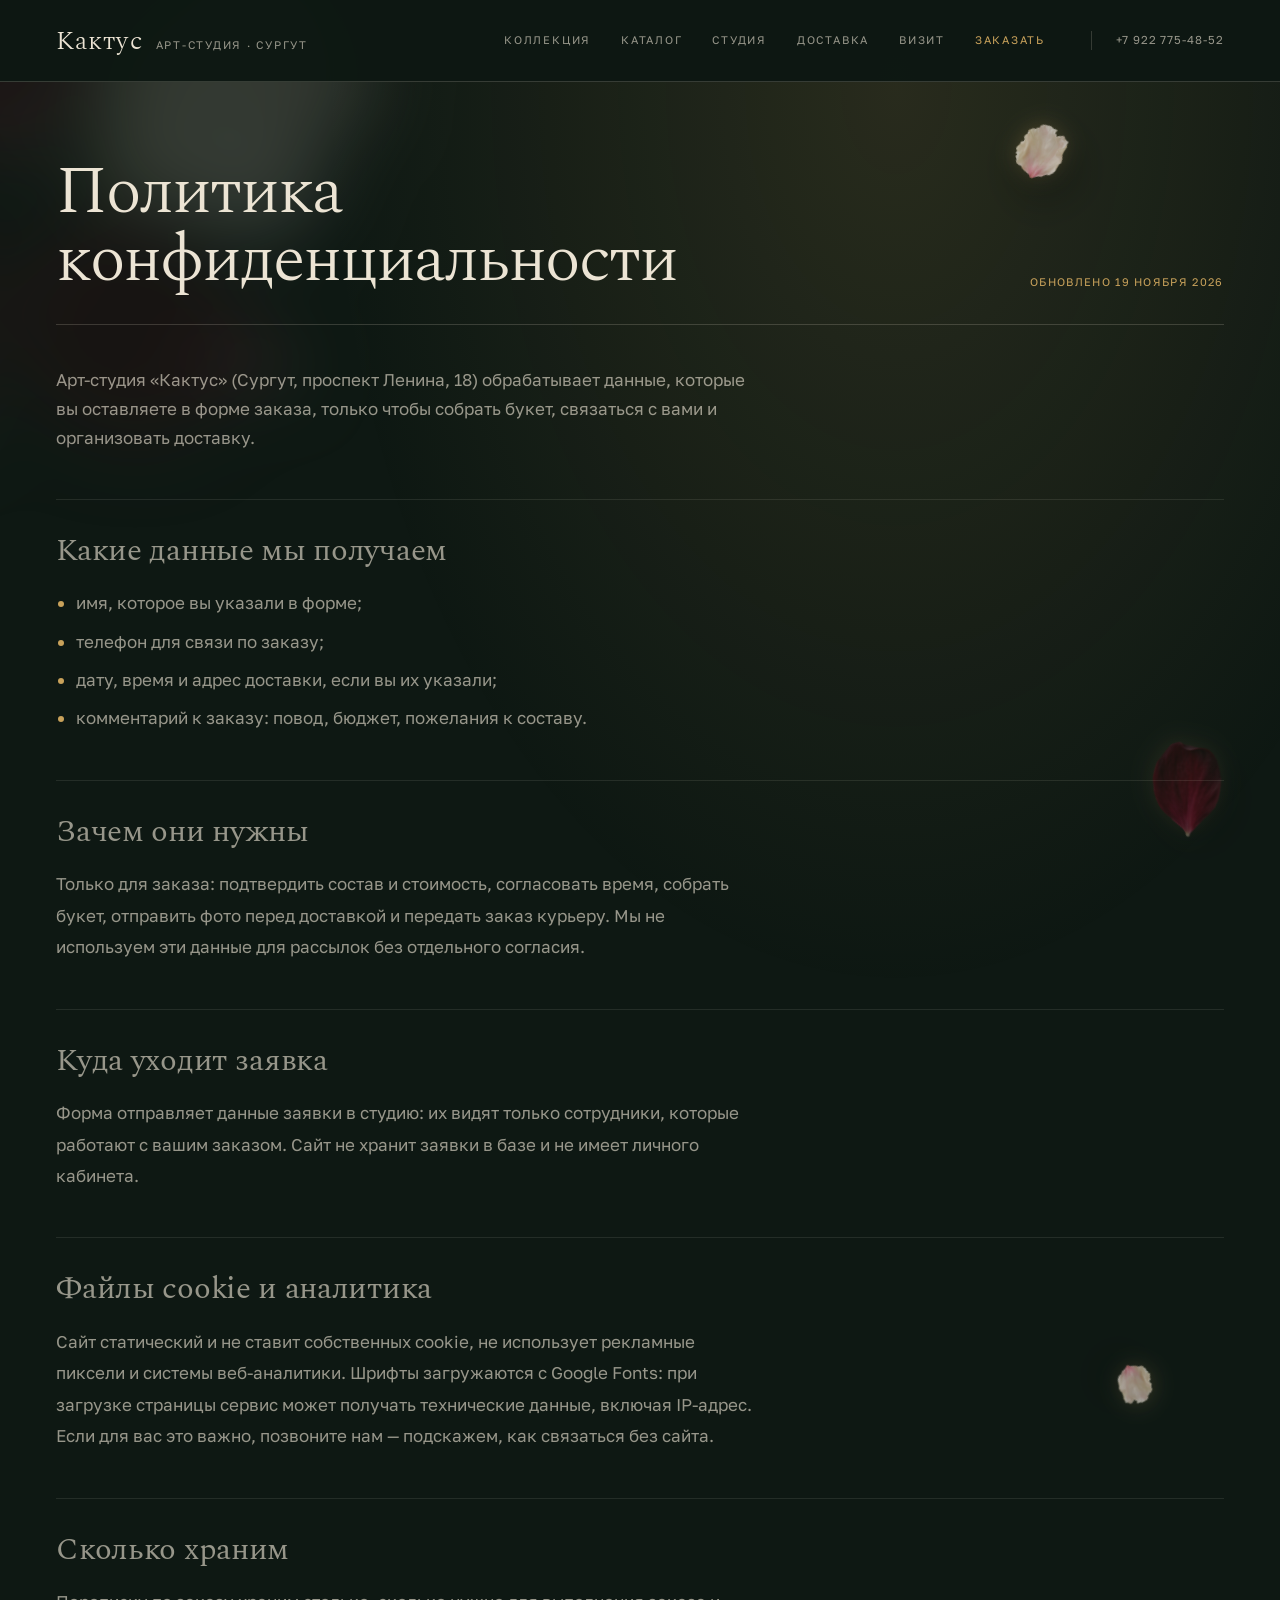
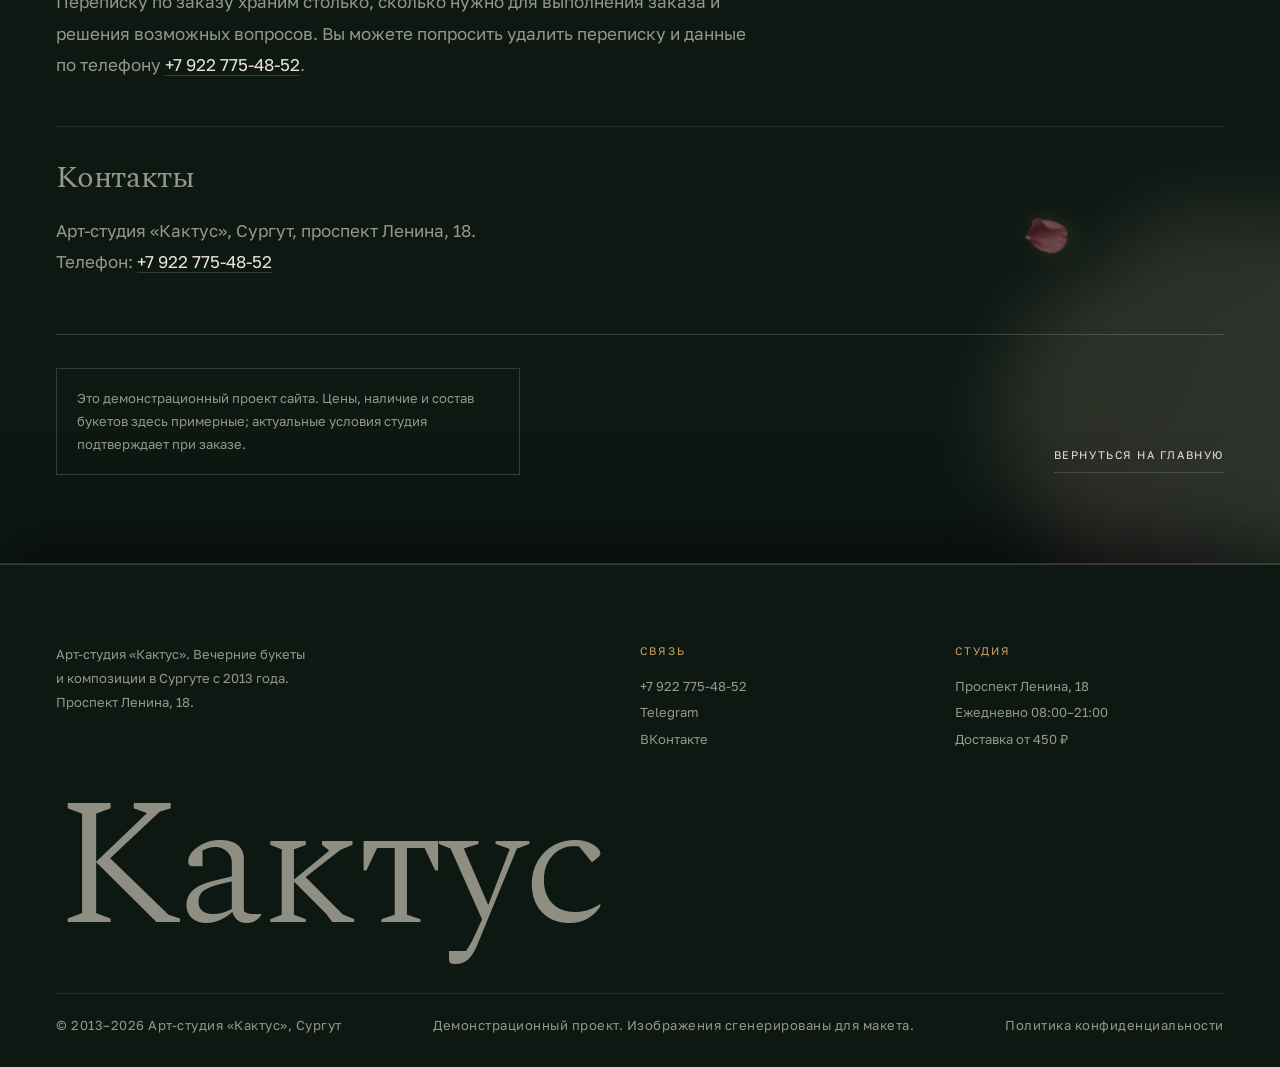
<file: site/privacy.html>
<!doctype html>
<html lang="ru">
<head>
<meta charset="utf-8">
<meta name="viewport" content="width=device-width, initial-scale=1">
<title>Политика конфиденциальности — арт-студия «Кактус»</title>
<meta name="description" content="Как арт-студия «Кактус» обрабатывает данные из формы заказа: имя, телефон, адрес и пожелания.">
<meta name="theme-color" content="#0e1813">
<link rel="icon" href="assets/favicon.svg" type="image/svg+xml">
<link rel="preconnect" href="https://fonts.googleapis.com">
<link rel="preconnect" href="https://fonts.gstatic.com" crossorigin>
<link href="https://fonts.googleapis.com/css2?family=Golos+Text:wght@400;500&family=Spectral:ital,wght@0,300;0,400;1,300&display=swap" rel="stylesheet">
<link rel="stylesheet" href="assets/css/base.css?v=20261121-8">
<link rel="stylesheet" href="assets/css/page.css?v=20261121-4">
<script>document.documentElement.classList.add('js');</script>
</head>
<body>

<a class="skip" href="#main">Перейти к содержанию</a>

<header class="hdr hdr--solid" id="hdr">
  <div class="wrap">
    <a class="mark" href="index.html" aria-label="Кактус — на главную">
      <b>Кактус</b><span>арт-студия · Сургут</span>
    </a>
    <nav class="nav" aria-label="Основная навигация">
      <a href="index.html#collection">Коллекция</a>
      <a href="catalog.html">Каталог</a>
      <a href="index.html#ritual">Студия</a>
      <a href="index.html#delivery">Доставка</a>
      <a href="index.html#visit">Визит</a>
      <a class="cta" href="index.html#order">Заказать</a>
    </nav>
    <a class="hdr__tel" href="tel:+79227754852">+7 922 775-48-52</a>
    <nav class="menu-panel" id="menuPanel" popover aria-label="Мобильная навигация">
      <div class="menu-panel__list">
        <a href="index.html#collection">Коллекция</a>
        <a href="catalog.html">Каталог</a>
        <a href="index.html#ritual">Студия</a>
        <a href="index.html#delivery">Доставка</a>
        <a href="index.html#visit">Визит</a>
        <a href="index.html#order">Заказать букет</a>
      </div>
      <a class="menu-panel__foot" href="tel:+79227754852">
        <span class="tag">Телефон</span>
        <span class="menu-panel__tel">+7 922 775-48-52</span>
      </a>
    </nav>
    <button class="menu-btn" id="menuBtn" type="button" popovertarget="menuPanel" aria-controls="menuPanel" aria-expanded="false" aria-label="Открыть меню"><i></i></button>
  </div>
</header>

<main class="doc" id="main">
<div class="decor" aria-hidden="true">
  <img class="decor__glow decor__glow--a" src="assets/img/petal-scatter.png" alt="" width="900" height="900" loading="lazy">
  <img class="decor__glow decor__glow--b" src="assets/img/petal-ivory.png" alt="" width="900" height="900" loading="lazy">
  <img class="decor__petal decor__petal--a" src="assets/img/petal-ivory.png" alt="" width="900" height="900" loading="lazy">
  <img class="decor__petal decor__petal--b" src="assets/img/petal-rose.png" alt="" width="900" height="900" loading="lazy">
  <img class="decor__petal decor__petal--c" src="assets/img/petal-burgundy.png" alt="" width="900" height="900" loading="lazy">
  <img class="decor__petal decor__petal--d" src="assets/img/petal-ivory.png" alt="" width="900" height="900" loading="lazy">
</div>
<div class="wrap">

  <header class="doc__head">
    <h1>Политика конфиденциальности</h1>
    <p class="doc__meta">Обновлено 19 ноября 2026</p>
  </header>

  <div class="doc__body">
    <p class="doc__lead">Арт-студия «Кактус» (Сургут, проспект Ленина, 18) обрабатывает данные, которые вы оставляете в форме заказа, только чтобы собрать букет, связаться с вами и организовать доставку.</p>

    <section class="doc__sec">
      <h2>Какие данные мы получаем</h2>
      <ul>
        <li>имя, которое вы указали в форме;</li>
        <li>телефон для связи по заказу;</li>
        <li>дату, время и адрес доставки, если вы их указали;</li>
        <li>комментарий к заказу: повод, бюджет, пожелания к составу.</li>
      </ul>
    </section>

    <section class="doc__sec">
      <h2>Зачем они нужны</h2>
      <p>Только для заказа: подтвердить состав и стоимость, согласовать время, собрать букет, отправить фото перед доставкой и передать заказ курьеру. Мы не используем эти данные для рассылок без отдельного согласия.</p>
    </section>

    <section class="doc__sec">
      <h2>Куда уходит заявка</h2>
      <p>Форма отправляет данные заявки в студию: их видят только сотрудники, которые работают с вашим заказом. Сайт не хранит заявки в базе и не имеет личного кабинета.</p>
    </section>

    <section class="doc__sec">
      <h2>Файлы cookie и аналитика</h2>
      <p>Сайт статический и не ставит собственных cookie, не использует рекламные пиксели и системы веб-аналитики. Шрифты загружаются с Google Fonts: при загрузке страницы сервис может получать технические данные, включая IP-адрес. Если для вас это важно, позвоните нам — подскажем, как связаться без сайта.</p>
    </section>

    <section class="doc__sec">
      <h2>Сколько храним</h2>
      <p>Переписку по заказу храним столько, сколько нужно для выполнения заказа и решения возможных вопросов. Вы можете попросить удалить переписку и данные по телефону <a href="tel:+79227754852">+7 922 775-48-52</a>.</p>
    </section>

    <section class="doc__sec">
      <h2>Контакты</h2>
      <p>Арт-студия «Кактус», Сургут, проспект Ленина, 18.<br>
      Телефон: <a href="tel:+79227754852">+7 922 775-48-52</a></p>
    </section>

    <footer class="doc__foot">
      <p class="doc__note">Это демонстрационный проект сайта. Цены, наличие и состав букетов здесь примерные; актуальные условия студия подтверждает при заказе.</p>
      <p class="doc__back"><a class="link" href="index.html">Вернуться на главную</a></p>
    </footer>
  </div>

</div>
</main>

<footer class="foot">
  <div class="wrap">
    <div class="foot__row">
      <p>Арт-студия «Кактус». Вечерние букеты и композиции в Сургуте с 2013 года. Проспект Ленина, 18.</p>
      <div>
        <b>Связь</b>
        <a href="tel:+79227754852">+7 922 775-48-52</a>
        <a href="https://t.me/art_studiy_kaktus86" target="_blank" rel="noopener">Telegram</a>
        <a href="https://vk.com/flowers_kaktus_srg86" target="_blank" rel="noopener">ВКонтакте</a>
      </div>
      <div>
        <b>Студия</b>
        <span>Проспект Ленина, 18</span>
        <span>Ежедневно 08:00–21:00</span>
        <span>Доставка от 450 ₽</span>
      </div>
    </div>
    <div class="foot__mark" aria-hidden="true"><span>Кактус</span></div>
    <div class="legal">
      <span>© 2013–2026 Арт-студия «Кактус», Сургут</span>
      <span>Демонстрационный проект. Изображения сгенерированы для макета.</span>
      <a href="privacy.html">Политика конфиденциальности</a>
    </div>
  </div>
</footer>

<script src="assets/js/main.js?v=20261121-4" defer></script>
</body>
</html>
</file>
<file: site/assets/css/base.css>
/* Кактус — база: токены, каркас, шапка, подвал, кнопки */

:root{
  --night:#0e1813;
  --night-2:#13221a;
  --night-3:#182a20;
  --ivory:#ece4d4;
  --muted:rgba(236,228,212,.62);
  --faint:rgba(236,228,212,.56);
  --brass:#c9a25b;
  --brass-soft:rgba(201,162,91,.32);
  --wine:#5a1020;
  --error:#e8a08b;
  --line:rgba(236,228,212,.18);
  --line-soft:rgba(236,228,212,.1);
  --serif:'Spectral',Georgia,serif;
  --sans:'Golos Text',Arial,sans-serif;
  --gut:clamp(20px,4.4vw,72px);
  --max:1480px;
  --ease:cubic-bezier(.2,.7,.2,1);
  --nav-h:82px;
}

*,*::before,*::after{box-sizing:border-box}
html{-webkit-text-size-adjust:100%;scroll-behavior:auto;scroll-padding-top:var(--nav-h)}
body{
  margin:0;background:var(--night);color:var(--ivory);
  font:400 17px/1.7 var(--sans);
  -webkit-font-smoothing:antialiased;
  /* clip обрезает боковой выход, не создавая scroll-контейнер
     и не ломая sticky-переход в Safari. */
  overflow-x:clip;
}
img{display:block;max-width:100%}
.trail{position:absolute;inset:0;z-index:0;overflow:hidden;pointer-events:none}
.trail__canvas{display:block;width:100%;height:100%;pointer-events:none}
a{color:inherit;text-decoration:none}
button,input,select,textarea{font:inherit;color:inherit}
button{background:none;border:0;cursor:pointer}
::selection{background:var(--brass);color:var(--night)}
:focus-visible{outline:1px solid var(--brass);outline-offset:5px}
::-webkit-scrollbar{width:10px}
::-webkit-scrollbar-track{background:#0a110d}
::-webkit-scrollbar-thumb{background:#2e4233;border-radius:10px}
::-webkit-scrollbar-thumb:hover{background:#3d5643}

html{scrollbar-color:#2e4233 #0a110d}

.wrap{width:100%;max-width:var(--max);margin:0 auto;padding:0 var(--gut)}

.micro{
  font-size:12px;line-height:1.6;letter-spacing:.18em;text-transform:uppercase;
  color:var(--muted);font-weight:400;
}
.tag{
  display:inline-block;font-size:11px;letter-spacing:.18em;text-transform:uppercase;
  color:var(--brass);line-height:1.6;
}
.visually-hidden{
  position:absolute!important;width:1px;height:1px;padding:0;margin:-1px;overflow:hidden;
  clip:rect(0 0 0 0);white-space:nowrap;border:0;
}
.skip{
  position:fixed;left:16px;top:16px;z-index:200;background:var(--ivory);color:var(--night);
  padding:12px 18px;font-size:12px;letter-spacing:.08em;text-transform:uppercase;
  transform:translateY(-200%);transition:transform .3s var(--ease);
}
.skip:focus{transform:none}
[hidden]{display:none!important}

/* ---------- header ---------- */

/* отступы живут на .wrap, как в остальных секциях: иначе на широких
   экранах (>--max) шапка прилипает к краю окна и не совпадает с контентом */
.hdr{
  position:fixed;inset:0 0 auto;z-index:60;height:var(--nav-h);
  display:flex;align-items:center;padding:0;
  transition:background .45s var(--ease),border-color .45s var(--ease);
  border-bottom:1px solid transparent;
}
.hdr .wrap{display:flex;align-items:center;gap:38px;padding:0 var(--gut)}
.hdr.is-scrolled,.hdr--solid{
  background:rgba(14,24,19,.97);
  border-bottom-color:var(--line);
  /* без backdrop-filter: блюр на fixed-шапке над прокручиваемым контентом
     заставляет Chrome перечитывать фон каждый кадр и даёт пропадающие/
     прозрачные элементы; при 97% непрозрачности разницы не видно */
}
.hdr--solid{background:rgba(14,24,19,.98)}

.mark{display:flex;align-items:baseline;gap:13px;flex:none}
.mark b{font:300 26px/1 var(--serif);letter-spacing:.04em}
.mark span{font-size:11px;line-height:1.45;letter-spacing:.16em;text-transform:uppercase;color:var(--muted)}

.nav{margin-left:auto;display:flex;align-items:center;gap:30px}
.nav a{
  position:relative;padding:8px 0;font-size:11px;letter-spacing:.16em;text-transform:uppercase;
  color:var(--muted);transition:color .3s;
}
.nav a::after{
  content:"";position:absolute;left:0;bottom:1px;width:100%;height:1px;background:var(--brass);
  transform:scaleX(0);transform-origin:left;transition:transform .45s var(--ease);
}
.nav a:hover,.nav a:focus-visible{color:var(--ivory)}
.nav a:hover::after,.nav a:focus-visible::after{transform:scaleX(1)}
.nav a[aria-current="page"]{color:var(--ivory)}
.nav a[aria-current="page"]::after{transform:scaleX(1)}
.nav .cta{color:var(--brass)}
.hdr__tel{
  font-size:11.5px;letter-spacing:.08em;color:var(--muted);white-space:nowrap;
  margin-left:8px;padding-left:24px;border-left:1px solid var(--line);transition:color .3s;
}
.hdr__tel:hover{color:var(--ivory)}

.menu-btn{
  display:none;width:44px;height:44px;margin-left:auto;align-items:center;justify-content:center;
  position:relative;z-index:2;
}
.menu-btn i,.menu-btn i::before,.menu-btn i::after{
  display:block;width:22px;height:1px;background:var(--ivory);position:relative;transition:transform .3s,opacity .3s;
}
.menu-btn i::before,.menu-btn i::after{content:"";position:absolute;left:0}
.menu-btn i::before{top:-7px}.menu-btn i::after{top:7px}
.menu-btn i,.menu-btn i::before,.menu-btn i::after{
  transition:top .3s var(--ease),transform .3s var(--ease),opacity .2s var(--ease),background .3s var(--ease);
}

/* Мобильное меню — нативный popover: панель выезжает прорезью сверху,
   кромку ведёт латунная волосинка, иконка сходится в одну линию. */
.menu-panel:popover-open ~ .menu-btn i{background:var(--brass)}
.menu-panel:popover-open ~ .menu-btn i::before,
.menu-panel:popover-open ~ .menu-btn i::after{top:0;opacity:0;transform:scaleX(.35)}

.menu-panel{
  position:fixed;inset:70px 0 auto;margin:0;width:auto;
  max-height:calc(100dvh - 70px);
  /* скроллится внутренний список, а не сама панель: иначе латунная
     кромка ::before уезжает с контентом и повисает посреди меню */
  display:flex;flex-direction:column;overflow:hidden;
  border:0;border-bottom:1px solid var(--line);
  background:var(--night-2);color:var(--ivory);
  padding:0;
  box-shadow:0 30px 70px rgba(0,0,0,.55);
  clip-path:inset(0 0 100% 0);
  transition:clip-path .46s var(--ease),display .46s allow-discrete,overlay .46s allow-discrete;
}
.menu-panel__list{
  flex:1 1 auto;min-height:0;
  overflow-y:auto;overscroll-behavior-y:contain;
  padding:12px var(--gut) 26px;
}
/* телефон: в navbar он скрыт на узких экранах — здесь висит внизу листа
   и не уезжает вместе со списком; ссылка — вся строка, чтобы попадать пальцем */
.menu-panel__foot{
  flex:none;display:flex;align-items:baseline;justify-content:space-between;gap:16px;
  padding:16px var(--gut) 20px;border-top:1px solid var(--line);
}
.menu-panel__foot:focus-visible{outline-offset:-6px}
.menu-panel__tel{font-size:15px;letter-spacing:.04em;color:var(--ivory);transition:color .3s}
.menu-panel__foot:hover .menu-panel__tel{color:var(--brass)}
.menu-panel:popover-open{clip-path:inset(0 0 0 0)}
@starting-style{.menu-panel:popover-open{clip-path:inset(0 0 100% 0)}}
.menu-panel::before{
  content:"";position:absolute;inset:0;z-index:2;
  border-bottom:1px solid var(--brass);pointer-events:none;
  transform:translateY(-100%);
  transition:transform .46s var(--ease);
}
.menu-panel:popover-open::before{transform:translateY(0)}
@starting-style{.menu-panel:popover-open::before{transform:translateY(-100%)}}
.menu-panel__list a{
  display:flex;align-items:baseline;justify-content:space-between;
  padding:16px 0;border-bottom:1px solid var(--line-soft);
  font:300 26px/1.2 var(--serif);letter-spacing:-.012em;
  transition:color .3s;
}
.menu-panel__list a:last-child{border-bottom:0;color:var(--brass);padding-bottom:4px}
.menu-panel__list a:hover{color:var(--brass)}

/* ---------- buttons & links ---------- */

.btn{
  display:inline-flex;align-items:center;justify-content:center;gap:16px;
  height:52px;padding:0 26px;border:1px solid var(--brass);color:var(--ivory);
  font-size:11px;letter-spacing:.16em;text-transform:uppercase;white-space:nowrap;
  background:transparent;transition:background .35s var(--ease),color .35s var(--ease),transform .2s;
}
.btn svg{width:15px;height:15px;transition:transform .4s var(--ease)}
.btn:hover{background:var(--brass);color:var(--night)}
.btn:hover svg{transform:translateX(4px)}
.btn:active{transform:translateY(1px)}
.btn--solid{background:var(--ivory);border-color:var(--ivory);color:var(--night)}
.btn--solid:hover{background:var(--brass);border-color:var(--brass);color:var(--night)}
.btn--wide{width:100%}
.btn[disabled]{opacity:.5;cursor:not-allowed}

.link{
  display:inline-flex;align-items:center;gap:12px;padding-bottom:6px;
  font-size:11px;letter-spacing:.14em;text-transform:uppercase;color:var(--ivory);
  border-bottom:1px solid var(--line);transition:border-color .35s,color .35s;
}
.link svg{width:14px;height:14px;transition:transform .4s var(--ease)}
.link:hover{border-color:var(--brass);color:var(--brass)}
.link:hover svg{transform:translateX(4px)}

/* ---------- layout basics ---------- */

.sec{padding:clamp(80px,8.5vw,132px) 0;border-top:1px solid var(--line-soft)}
.sec--tight{padding-top:clamp(64px,7vw,100px)}
.sec-head{
  display:grid;grid-template-columns:minmax(0,1.15fr) minmax(0,.75fr) auto;
  gap:clamp(24px,3.6vw,52px);align-items:end;margin-bottom:clamp(36px,4.4vw,56px);
}
.sec-head h2{margin:0}
.sec-head p{margin:0;color:var(--muted);font-size:14px;line-height:1.75;max-width:38ch}
.sec-head .link{justify-self:end;margin-bottom:4px}
h2{
  margin:0;font:300 clamp(38px,5.1vw,76px)/1.02 var(--serif);
  letter-spacing:-.025em;max-width:12ch;
}

.reveal{opacity:1;transform:none}
/* Текст остаётся читаемым и при быстром скролле до запуска reveal-анимации. */
.js .reveal{opacity:1;transform:translateY(14px);transition:transform .55s var(--ease)}
.js .reveal.in{transform:none}

/* ---------- декоративные лепестки секций ----------
   Тот же приём, что в секции «Три букета вечера»: тёплое свечение по фону,
   два размытых лепестка на screen и резкие лепестки по кромкам кадра.
   Слой лёгкий и не перехватывает мышь; раскладку каждой секции задают
   переменные, поэтому композиция у каждой секции своя, а язык один.
   Контент секций уже лежит выше (z-index:1 у .wrap). */

.decor{position:absolute;inset:0;z-index:0;pointer-events:none}
.decor::before{
  content:"";position:absolute;inset:0;
  background:radial-gradient(62% 58% at var(--decor-sheen-x,20%) var(--decor-sheen-y,10%),
    rgba(201,162,91,.14), rgba(201,162,91,0) 72%);
}
.decor img{position:absolute;display:block;height:auto;max-width:none}

.decor__glow{mix-blend-mode:screen;filter:blur(38px)}
.decor__glow--a{
  left:var(--glow-a-x,-16%);top:var(--glow-a-y,-4%);
  width:var(--glow-a-w,50vw);opacity:var(--glow-a-o,.26);
}
.decor__glow--b{
  right:var(--glow-b-x,-12%);bottom:var(--glow-b-y,0);
  width:var(--glow-b-w,36vw);opacity:var(--glow-b-o,.2);
}
.decor__glow--c{
  left:var(--glow-c-x,-22%);bottom:var(--glow-c-y,10%);
  width:var(--glow-c-w,34vw);opacity:var(--glow-c-o,.24);
}
.decor__glow--d{
  right:var(--glow-d-x,6%);top:var(--glow-d-y,16%);
  width:var(--glow-d-w,24vw);opacity:var(--glow-d-o,.2);
}
.decor__glow--e{
  left:var(--glow-e-x,50%);bottom:var(--glow-e-y,-12%);
  width:var(--glow-e-w,28vw);opacity:var(--glow-e-o,.18);
}

.decor__petal{
  filter:
    drop-shadow(0 -2px 10px rgba(201,162,91,.28))
    drop-shadow(0 18px 26px rgba(0,0,0,.55));
  /* Глубина параллакса: передние лепестки едут с прокруткой, у каждого
     своя скорость, поэтому поле не смещается монолитом. --q пишет
     scroll.js на [data-section]; при reduced motion она остаётся 0. */
  transform:translate3d(0, calc(var(--q, 0) * var(--petal-depth, 2) * -1vh), 0);
}
.decor__petal--a{--petal-depth:1.8}
.decor__petal--b{--petal-depth:3.6}
.decor__petal--c{--petal-depth:1.2}
.decor__petal--d{--petal-depth:4.4}
.decor__petal--a{
  left:var(--petal-a-x,30.6%);top:var(--petal-a-y,1.6%);
  width:var(--petal-a-w,clamp(58px,6vw,96px));
  rotate:var(--petal-a-r,-22deg);opacity:var(--petal-a-o,.92);
}
.decor__petal--b{
  left:var(--petal-b-x,53%);top:var(--petal-b-y,.2%);
  width:var(--petal-b-w,clamp(44px,4.6vw,72px));
  rotate:var(--petal-b-r,64deg);opacity:var(--petal-b-o,.7);
}
.decor__petal--c{
  right:var(--petal-c-x,1.2%);top:var(--petal-c-y,66%);
  width:var(--petal-c-w,clamp(72px,7.4vw,118px));
  rotate:var(--petal-c-r,-28deg);opacity:var(--petal-c-o,.44);
}
.decor__petal--d{
  left:var(--petal-d-x,34.9%);top:var(--petal-d-y,26.2%);
  width:var(--petal-d-w,clamp(40px,4.2vw,64px));
  rotate:var(--petal-d-r,126deg);opacity:var(--petal-d-o,.9);
}

/* на узких экранах оставляем один лепесток: четыре читаются как мусор.
   Селектор с .decor нужен, чтобы перебить `.decor img{display:block}`. */
@media (max-width:960px){
  .decor .decor__petal--b,
  .decor .decor__petal--c,
  .decor .decor__petal--d{display:none}
}

/* ---------- footer ---------- */

.foot{
  position:relative;isolation:isolate;overflow:hidden;
  border-top:1px solid var(--line);
  padding:clamp(48px,6vw,80px) 0 28px;
  background:var(--night);
}
.foot .wrap{position:relative;z-index:1}
.foot__row{display:grid;grid-template-columns:1.4fr .7fr .7fr;gap:clamp(24px,3.6vw,48px);padding-bottom:44px}
.foot p{margin:0;font-size:13px;line-height:1.85;color:var(--muted);max-width:32ch}
.foot b{display:block;font-size:11px;letter-spacing:.18em;text-transform:uppercase;color:var(--brass);
  margin-bottom:12px;font-weight:400}
.foot a,.foot span{display:block;font-size:13px;line-height:2.05;color:var(--muted)}
.foot a{transition:color .3s}
.foot a:hover{color:var(--ivory)}
/* трекинг мягче -.01em: у «у» в Spectral широкий левый вынос, и при -.045em
   её плечо залезает на «т» — буквы слипаются в один глиф.
   Нижний отступ держит вынос «у» над линейкой копирайта с воздухом */
.foot__mark{
  font:300 clamp(70px,14.1vw,206px)/.8 var(--serif);letter-spacing:-.01em;
  color:rgba(236,228,212,.58);white-space:nowrap;overflow:hidden;
  padding:0 0 clamp(30px,.29em,64px);user-select:none;
}
/* параллакс — на внутреннем слое: внешняя рамка обрезает вынос «у» по
   нижнему паддингу, поэтому хвост не заезжает в строку копирайта */
.foot__mark>span{display:block;font:inherit;color:inherit;will-change:transform}
.legal{
  display:flex;justify-content:space-between;gap:24px;flex-wrap:wrap;
  border-top:1px solid var(--line-soft);padding-top:18px;
  font-size:10px;line-height:1.7;letter-spacing:.05em;color:rgba(236,228,212,.58);
}
.legal a:hover{color:var(--ivory)}

/* ---------- responsive frame ---------- */

@media (max-width:1180px){
  .hdr__tel{display:none}
  .nav{gap:24px}
}
@media (max-width:960px){
  .nav{display:none}
  .menu-btn{display:flex}
  .hdr{height:70px}
  .hdr .wrap{gap:0}
  .sec-head{grid-template-columns:1fr;gap:18px}
  .sec-head .link{justify-self:start;margin-top:4px}
  .foot__row{grid-template-columns:1fr 1fr}
}
@media (max-width:640px){
  :root{--nav-h:70px}
  .foot__row{grid-template-columns:1fr}
  .legal{flex-direction:column;gap:8px}
  .btn{height:50px}
}

@media (prefers-reduced-motion:reduce){
  *,*::before,*::after{animation-duration:.001s!important;transition-duration:.001s!important}
  .js .reveal{opacity:1;transform:none}
}

/* ---------- футер выезжает листом ----------
   --enter и --q ставит scroll.js: кромка и тень читают вход, контент и
   водоsign едут с разной скоростью — отсюда «выезд» с глубиной. */
.foot{
  z-index:7;
  border-radius:calc((1 - var(--enter, 1)) * 28px) calc((1 - var(--enter, 1)) * 28px) 0 0;
  box-shadow:
    0 -1px 0 rgba(201,162,91,.22),
    0 -26px 70px rgba(0,0,0,.5);
}
.foot .wrap{
  transform:translate3d(0, calc(var(--q, 0) * -2.4vh), 0);
  will-change:transform;
}
.foot__mark>span{
  transform:translate3d(0, calc(var(--q, 0) * 4.4vh), 0);
}
@media (prefers-reduced-motion:reduce){
  .foot{border-radius:0}
  .foot .wrap,.foot__mark>span{transform:none}
}
</file>
<file: site/assets/css/home.css>
/* Кактус — главная: hero, коллекция, студия, доставка, заказ, визит */

/* ---------- hero ---------- */

/* Hero держится в кадре, пока коллекция естественно поднимается поверх него.
   Высота по умолчанию равна экрану; JS меняет её только если содержимое
   действительно выше viewport. */
:root{--hero-real:100svh}

.hero-stage{position:relative;height:calc(var(--hero-real) + 100svh)}

.hero{
  min-height:100svh;position:relative;display:flex;flex-direction:column;
  padding:100px 0 0;overflow:hidden;
}
.hero-stage .hero{position:sticky;top:0;z-index:0}
.hero__media{
  position:absolute;inset:0;background:var(--night);
}
.hero__media>img{
  width:100%;height:100%;object-fit:cover;object-position:center 48%;
  animation:heroIn 2.4s var(--ease) both;
}
/* только проявление: масштаб не трогаем, иначе при движении курсора
   в первые секунды след проявляет кадр в другом масштабе, чем стоит фон */
@keyframes heroIn{from{opacity:.25}to{opacity:1}}

/* Фон героя уходит в глубину, пока его накрывает коллекция: --cover (0..1)
   пишет scroll.js для второй секции. Приближение небольшое — поверх фото
   лежит след курсора, и кадр не должен заметно разъезжаться с ним.
   Кадр растёт от середины вниз, поэтому верхняя кромка не оголяется. */
.hero__media{
  transform-origin:50% 44%;
  transform:
    translate3d(0, calc(var(--cover, 0) * 1.6vh), 0)
    scale(calc(1 + var(--cover, 0) * .045));
  will-change:transform;
}

/* ---------- cursor trail reveal ----------
   Один видимый слой на секцию: canvas с альтернативным изображением,
   проявленным процедурной кистью. Кисть штампуется по траектории, хвост
   исчезает её краем; отдельной blur-маски нет. Обёртка с обрезкой держит
   след внутри секции — он не перетекает через границы. */
.hero::after{
  content:"";position:absolute;inset:0;
  background:
    linear-gradient(90deg,rgba(14,24,19,.88) 0%,rgba(14,24,19,.58) 36%,rgba(14,24,19,.32) 62%,rgba(14,24,19,.74) 100%),
    linear-gradient(0deg,rgba(14,24,19,.94),rgba(14,24,19,.08) 46%);
}
.hero__frame{position:absolute;inset:22px;border:1px solid rgba(201,162,91,.3);z-index:2;pointer-events:none}
.hero .wrap{
  position:relative;z-index:3;display:flex;flex-direction:column;flex:1;
  padding-top:20px;padding-bottom:30px;
}
.hero__top{display:flex;justify-content:space-between;align-items:flex-start;gap:24px}
.hero__top .micro{max-width:16em;line-height:1.9}
/* колонка заголовка по ширине самой строки: при max-width:--max колонка
   перестаёт расти, а кегль упирается в 166px — слово шире колонки и его
   срезал overflow:hidden на .ln (маска для подъёма строк) */
.hero__body{flex:1;display:grid;grid-template-columns:max-content minmax(0,1fr);gap:40px;align-items:center}
.hero h1{
  margin:0;font:300 clamp(64px,10vw,166px)/.92 var(--serif);
  letter-spacing:-.03em;max-width:9ch;
}
.hero h1 .ln{display:block;overflow:hidden;padding-bottom:.05em}
.hero h1 .ln>span{display:block;transform:translateY(112%);animation:lineUp 1.5s var(--ease) both}
.hero h1 .ln:nth-child(2)>span{animation-delay:.12s}
@keyframes lineUp{to{transform:none}}
.hero h1 em{font-style:italic;color:var(--brass)}
.hero__aside{justify-self:end;max-width:340px;padding-top:16px}
.hero__aside p{margin:0 0 26px;color:rgba(236,228,212,.8);font-size:16px;line-height:1.75}
.hero__aside .rule{width:64px;height:1px;background:var(--brass);margin-bottom:26px}
.hero__foot{
  display:flex;justify-content:space-between;align-items:flex-end;gap:24px;
  border-top:1px solid var(--line);padding-top:20px;margin-top:40px;
}
.hero__meta{display:flex;gap:44px;font-size:12px;line-height:1.7;color:var(--muted)}
.hero__meta b{display:block;color:var(--ivory);font-weight:400;letter-spacing:.02em;margin-bottom:2px}
.vertical{
  writing-mode:vertical-rl;font-size:11px;letter-spacing:.24em;text-transform:uppercase;
  color:rgba(236,228,212,.55);position:absolute;left:14px;top:50%;
  transform:translateY(-50%) rotate(180deg);z-index:3;
}

/* ---------- section surfaces ----------
   Трейл каждой секции живёт в её собственных границах: .sec обрезает слой,
   а контент .wrap лежит выше и остаётся нетронутым. */

.sec{position:relative;overflow:hidden}
.sec>.wrap{position:relative;z-index:1}
.home .foot{position:relative;overflow:hidden}

/* ---------- collection (layout from variant 01) ---------- */

/* лист коллекции поднимается поверх приколотого hero и накрывает его ровно
   к концу участка прокрутки; тень над кромкой читается как глубина */
.hero-stage + .collection{
  margin-top:calc(var(--hero-real) * -1);
  overflow:visible;
  scroll-margin-top:calc(var(--nav-h) * -1);
  border-top-color:rgba(201,162,91,.28);
}
.collection{background:var(--night);padding-top:clamp(64px,6vw,96px)}
.collection .sec-head h2{margin:0;font-size:clamp(38px,4.3vw,60px)}

/* Свет сквозь лепесток: пустоту панели держит не наклейка, а свет — два
   размытых лепестка на screen над ночным полем. Резкие лепестки лежат в
   просветах между кадрами и не заходят на сами букеты; один, на кромке
   второй фотографии, выходит вперёд — он и даёт глубину. */
.collection{isolation:isolate}
.collection::before{
  content:"";position:absolute;inset:0;z-index:0;pointer-events:none;
  background:radial-gradient(62% 58% at 20% 10%, rgba(201,162,91,.14), rgba(201,162,91,0) 72%);
}
.collection__glow{
  position:absolute;z-index:0;pointer-events:none;
  mix-blend-mode:screen;filter:blur(38px);
}
.collection__glow img{display:block;width:100%;height:auto}
.collection__glow--near{left:-10%;top:-6%;width:44vw;opacity:.2}
.collection__glow--far{right:-10%;bottom:-4%;width:30vw;opacity:.14}
.collection__petal{
  position:absolute;z-index:1;pointer-events:none;
  filter:
    drop-shadow(0 -2px 10px rgba(201,162,91,.28))
    drop-shadow(0 18px 26px rgba(0,0,0,.55));
}
.collection__petal img{display:block;width:100%;height:auto}
.collection__petal--a{left:38.5%;top:11%;width:clamp(58px,6vw,96px);rotate:-22deg;opacity:.92}
.collection__petal--b{left:48.5%;top:14.5%;width:clamp(40px,4.2vw,66px);rotate:64deg;opacity:.66}
.collection__petal--c{right:1.2%;top:66%;width:clamp(72px,7.4vw,118px);rotate:-28deg;opacity:.44}
.collection__petal--d{left:34.9%;top:26.2%;width:clamp(40px,4.2vw,64px);rotate:126deg;opacity:.9;z-index:2}
.collection__grid{display:grid;grid-template-columns:repeat(3,minmax(0,1fr));gap:clamp(18px,2.4vw,34px)}
.card{display:flex;flex-direction:column;min-width:0}
.card figure{margin:0;position:relative;overflow:hidden;aspect-ratio:4/5;background:var(--night-2)}
.card img{
  width:100%;height:100%;object-fit:cover;
  transition:transform 1.1s var(--ease),filter .6s;
}
.card:hover img{transform:scale(1.045)}
.card__no{
  position:absolute;left:16px;top:14px;z-index:2;
  font-size:12px;letter-spacing:.14em;color:rgba(236,228,212,.82);
  font-variant-numeric:tabular-nums;
}
.card__cap{
  display:flex;justify-content:space-between;align-items:baseline;gap:16px;
  padding:18px 0 13px;border-bottom:1px solid var(--line);
  transition:border-color .4s var(--ease);
}
.card:hover .card__cap{border-color:var(--brass)}
.card__cap h3{margin:0;font:400 clamp(19px,1.6vw,25px)/1.2 var(--serif);letter-spacing:.005em}
.card__cap span{font-size:14px;letter-spacing:.02em;color:var(--brass);font-variant-numeric:tabular-nums;white-space:nowrap}
.card__meta{margin:10px 0 0;font-size:12px;line-height:1.6;color:var(--muted)}

/* ---------- ritual / studio ---------- */

.ritual{background:var(--night)}
.ritual__grid{display:grid;grid-template-columns:minmax(0,6fr) minmax(0,5fr);gap:clamp(32px,6vw,96px);align-items:center}
.ritual__quote{
  margin:0 0 34px;font:300 clamp(30px,3.4vw,50px)/1.18 var(--serif);
  letter-spacing:-.02em;max-width:20ch;
}
.ritual__quote em{font-style:italic;color:var(--brass)}
.ritual p{margin:0 0 16px;max-width:45ch;color:var(--muted);font-size:15px;line-height:1.8}
.ritual p b{color:var(--ivory);font-weight:400}
.ritual__sig{
  margin-top:30px;display:flex;align-items:center;gap:14px;
  font-size:11px;letter-spacing:.14em;text-transform:uppercase;color:var(--muted);
}
.ritual__sig::before{content:"";width:48px;height:1px;background:var(--brass)}
.ritual figure{margin:0;position:relative;overflow:hidden;aspect-ratio:4/5;background:var(--night)}
.ritual figure img{width:100%;height:100%;object-fit:cover;filter:saturate(.86)}
.ritual figure::after{content:"";position:absolute;inset:14px;border:1px solid rgba(201,162,91,.3);pointer-events:none}

/* Декор студии: крупные размытые пятна по всему полю — левая и правая
   кромки на двух высотах плюс нижний край; золотое свечение у верхнего
   правого угла кадра. Резкие лепестки — в верхней полосе паддинга, над
   кромкой фото, у правой кромки и в нижнем левом углу. Всё под контентом
   (z-index:0), поэтому кромки пятен читаются, а фото и текст их держат. */
.ritual .decor{
  --decor-sheen-x:64%;--decor-sheen-y:2%;
  --glow-a-x:-16%;--glow-a-y:-16%;--glow-a-w:46vw;--glow-a-o:.26;
  --glow-b-x:-18%;--glow-b-y:-12%;--glow-b-w:42vw;--glow-b-o:.24;
  --glow-c-x:-18%;--glow-c-y:14%;--glow-c-w:34vw;--glow-c-o:.22;
  --glow-d-x:-22%;--glow-d-y:-10%;--glow-d-w:48vw;--glow-d-o:.22;
  --glow-e-x:18%;--glow-e-y:-18%;--glow-e-w:30vw;--glow-e-o:.2;
  --petal-a-x:45%;--petal-a-y:2.2%;--petal-a-w:clamp(52px,5.4vw,88px);--petal-a-r:-20deg;--petal-a-o:.9;
  --petal-b-x:61%;--petal-b-y:10.4%;--petal-b-w:clamp(38px,4.2vw,64px);--petal-b-r:58deg;--petal-b-o:.62;
  --petal-c-x:-1.4%;--petal-c-y:78%;--petal-c-w:clamp(60px,6.2vw,100px);--petal-c-r:-34deg;--petal-c-o:.48;
  --petal-d-x:1.2%;--petal-d-y:88.5%;--petal-d-w:clamp(34px,3.6vw,56px);--petal-d-r:124deg;--petal-d-o:.8;
}
/* одна колонка: пятна держатся у кромок, лепесток остаётся один (b/c/d
   прячет base.css) */
@media (max-width:960px){
  .ritual .decor{
    --decor-sheen-x:74%;--decor-sheen-y:2%;
    --glow-a-x:-24%;--glow-a-y:-4%;--glow-a-w:72vw;--glow-a-o:.24;
    --glow-b-x:-30%;--glow-b-y:8%;--glow-b-w:56vw;--glow-b-o:.22;
    --glow-c-x:-26%;--glow-c-y:4%;--glow-c-w:46vw;--glow-c-o:.2;
    --glow-d-x:-34%;--glow-d-y:26%;--glow-d-w:60vw;--glow-d-o:.2;
    --glow-e-x:10%;--glow-e-y:-14%;--glow-e-w:44vw;--glow-e-o:.2;
    --petal-a-x:58%;--petal-a-y:1.6%;--petal-a-w:clamp(46px,8vw,64px);--petal-a-r:-26deg;--petal-a-o:.88;
  }
}

/* ---------- delivery ---------- */

.delivery__grid{display:grid;grid-template-columns:minmax(0,5fr) minmax(0,6fr);gap:clamp(32px,6vw,96px);align-items:start}
.delivery__lead p{margin:0 0 16px;max-width:38ch;color:var(--muted);font-size:15px;line-height:1.8}
.delivery__lead .note{
  margin-top:34px;padding-top:18px;border-top:1px solid var(--line);
  font-size:12px;color:rgba(236,228,212,.56);line-height:1.75;max-width:36ch;
}
.price{margin:0;padding:0;list-style:none;border-top:1px solid var(--brass)}
.price li{
  display:grid;grid-template-columns:1fr 150px;gap:24px;padding:20px 0;
  border-bottom:1px solid var(--line);align-items:baseline;
}
.price .z{font-size:16px}
.price .z i{display:block;font-style:normal;font-size:11px;color:var(--muted);margin-top:3px}
.price .c{
  text-align:right;font:300 19px/1.2 var(--serif);color:var(--brass);
  font-variant-numeric:tabular-nums;white-space:nowrap;
}

/* Декор доставки: пять мягких пятен держатся свободных зон — левого верхнего
   поля, полосы над абзацем-лидом, промежутка между колонками, нижнего края и
   левого нижнего угла. Резкие лепестки живут в верхней полосе, между колонками
   и в нижнем правом углу, поэтому абзацы и цифры цен остаются на тёмном.
   Золотое свечение сдвинуто к заголовку, как лампа над столом. */
#delivery .decor{
  --decor-sheen-x:16%;--decor-sheen-y:6%;
  --glow-a-x:-14%;--glow-a-y:-10%;--glow-a-w:clamp(300px,42vw,620px);--glow-a-o:.28;
  --glow-b-x:-8%;--glow-b-y:74%;--glow-b-w:clamp(260px,32vw,470px);--glow-b-o:.27;
  --glow-c-x:-18%;--glow-c-y:-20%;--glow-c-w:clamp(320px,46vw,660px);--glow-c-o:.28;
  --glow-d-x:48%;--glow-d-y:28%;--glow-d-w:clamp(210px,28vw,420px);--glow-d-o:.26;
  --glow-e-x:48%;--glow-e-y:calc(50% - 844px);--glow-e-w:clamp(250px,36vw,520px);--glow-e-o:.3;
  --petal-a-x:46%;--petal-a-y:10%;--petal-a-w:clamp(54px,5.6vw,92px);--petal-a-r:-18deg;--petal-a-o:.9;
  --petal-b-x:66%;--petal-b-y:15.5%;--petal-b-w:clamp(38px,4vw,62px);--petal-b-r:58deg;--petal-b-o:.62;
  --petal-c-x:-1.6%;--petal-c-y:84.5%;--petal-c-w:clamp(64px,6.6vw,106px);--petal-c-r:-30deg;--petal-c-o:.46;
  --petal-d-x:34.4%;--petal-d-y:62%;--petal-d-w:clamp(38px,3.8vw,60px);--petal-d-r:122deg;--petal-d-o:.8;
}

/* Одна колонка: b/c/d прячет base.css, здесь дублируем — у `.decor img`
   display:block, и специфичность класса его не перебивает. */
@media (max-width:960px){
  #delivery .decor__petal--b,
  #delivery .decor__petal--c,
  #delivery .decor__petal--d{display:none}
}

/* Планшет: контент сжат в левую треть, справа пустое поле — туда и уходят
   три пятна, четвёртое светит из-под списка цен, пятое из левого нижнего угла. */
@media (min-width:641px) and (max-width:960px){
  #delivery .decor{
    --decor-sheen-x:56%;--decor-sheen-y:2%;
    --glow-a-x:38%;--glow-a-y:-4%;--glow-a-w:clamp(280px,44vw,560px);--glow-a-o:.28;
    --glow-b-x:-4%;--glow-b-y:58%;--glow-b-w:clamp(260px,40vw,520px);--glow-b-o:.26;
    --glow-c-x:-16%;--glow-c-y:-22%;--glow-c-w:clamp(250px,40vw,460px);--glow-c-o:.26;
    --glow-d-x:-10%;--glow-d-y:34%;--glow-d-w:clamp(190px,26vw,300px);--glow-d-o:.22;
    --glow-e-x:50%;--glow-e-y:-20%;--glow-e-w:clamp(220px,34vw,420px);--glow-e-o:.3;
    --petal-a-x:56%;--petal-a-y:7%;--petal-a-w:clamp(50px,7vw,72px);--petal-a-r:-22deg;--petal-a-o:.88;
  }
}

/* Ноутбук 961–1180: список цен растянут на всю ширину, и левое поле занято
   текстом — пятна уходят в пустую правую половину над ценами, а два нижних
   светят из-под последней строки списка. */
@media (min-width:961px) and (max-width:1180px){
  #delivery .decor{
    --decor-sheen-x:58%;--decor-sheen-y:2%;
    --glow-a-x:40%;--glow-a-y:24%;--glow-a-w:clamp(270px,32vw,400px);--glow-a-o:.28;
    --glow-b-x:-14%;--glow-b-y:440px;--glow-b-w:clamp(240px,32vw,380px);--glow-b-o:.26;
    --glow-c-x:-16%;--glow-c-y:-260px;--glow-c-w:clamp(240px,30vw,360px);--glow-c-o:.26;
    --glow-d-x:-18%;--glow-d-y:0%;--glow-d-w:clamp(200px,26vw,300px);--glow-d-o:.24;
    --glow-e-x:50%;--glow-e-y:-25%;--glow-e-w:clamp(240px,32vw,400px);--glow-e-o:.3;
    --petal-a-x:40%;--petal-a-y:9.5%;--petal-a-w:clamp(50px,6vw,72px);--petal-a-r:-22deg;--petal-a-o:.88;
    --petal-b-x:74%;--petal-b-y:22%;--petal-b-w:clamp(36px,3.8vw,58px);--petal-b-r:58deg;--petal-b-o:.62;
    --petal-c-x:-1.6%;--petal-c-y:calc(100% - 70px);--petal-c-w:clamp(60px,6.4vw,100px);--petal-c-r:-30deg;--petal-c-o:.46;
    --petal-d-x:52%;--petal-d-y:36%;--petal-d-w:clamp(36px,3.8vw,56px);--petal-d-r:122deg;--petal-d-o:.8;
  }
}

/* Телефон: заголовок занимает левую половину верхней полосы, поэтому пары
   пятен встают в его правый просвет и за кромки; два нижних светят из-под
   списка цен, не дотягиваясь до цифр. */
@media (max-width:640px){
  #delivery .decor{
    --decor-sheen-x:12%;--decor-sheen-y:2%;
    --glow-a-x:-18%;--glow-a-y:-2%;--glow-a-w:clamp(170px,54vw,270px);--glow-a-o:.3;
    --glow-b-x:-14%;--glow-b-y:84%;--glow-b-w:clamp(160px,54vw,260px);--glow-b-o:.28;
    --glow-c-x:-20%;--glow-c-y:calc(92px - var(--glow-c-w));--glow-c-w:clamp(150px,54vw,260px);--glow-c-o:.3;
    --glow-d-x:-30%;--glow-d-y:34%;--glow-d-w:clamp(140px,44vw,220px);--glow-d-o:.24;
    --glow-e-x:52%;--glow-e-y:calc(78px - var(--glow-e-w));--glow-e-w:clamp(150px,46vw,230px);--glow-e-o:.28;
    --petal-a-x:68%;--petal-a-y:8.5%;--petal-a-w:clamp(44px,10vw,58px);--petal-a-r:-24deg;--petal-a-o:.88;
  }
}

/* ---------- order ---------- */

.order{background:var(--night)}
.order__grid{display:grid;grid-template-columns:minmax(0,5fr) minmax(0,6fr);gap:clamp(32px,6vw,92px);align-items:start}
.order__lead{margin:0 0 30px;font-size:18px;line-height:1.7;color:rgba(236,228,212,.8);max-width:34ch}
.steps{margin:0;padding:0;list-style:none;counter-reset:step}
.steps li{
  counter-increment:step;display:grid;grid-template-columns:42px minmax(0,1fr);gap:16px;
  padding:17px 0;border-bottom:1px solid var(--line-soft);
}
.steps li:first-child{border-top:1px solid var(--line-soft)}
.steps .n{font-size:11px;letter-spacing:.1em;color:var(--brass);padding-top:4px;font-variant-numeric:tabular-nums}
.steps h3{margin:0 0 3px;font:400 19px/1.3 var(--serif)}
.steps p{margin:0;font-size:13px;line-height:1.7;color:var(--muted);max-width:42ch}
.order__fig{margin:26px 0 0;overflow:hidden;aspect-ratio:16/10;background:var(--night)}
.order__fig img{width:100%;height:100%;object-fit:cover;transition:transform 1s var(--ease)}
.order__fig:hover img{transform:scale(1.03)}
.order__contacts{margin-top:22px;font-size:12px;line-height:1.8;color:var(--muted)}
.order__contacts a{color:var(--ivory);border-bottom:1px solid var(--line);transition:border-color .3s}
.order__contacts a:hover{border-color:var(--brass);color:var(--brass)}

.form{
  background:var(--night-2);border:1px solid var(--line);
  padding:clamp(24px,3vw,40px);
}
.form__row{display:grid;grid-template-columns:1fr 1fr;gap:0 24px}
.field{display:flex;flex-direction:column;gap:7px;margin-bottom:20px;min-width:0}
.field label{font-size:11px;letter-spacing:.16em;text-transform:uppercase;color:var(--muted)}
.field label span{color:var(--brass);margin-left:4px}
.field input,.field select,.field textarea{
  width:100%;background:transparent;border:0;border-bottom:1px solid var(--line);
  color:var(--ivory);padding:10px 0 12px;font-size:16px;line-height:1.4;
  border-radius:0;outline:none;transition:border-color .3s;
  appearance:none;
}
.field textarea{min-height:78px;resize:vertical;padding-top:8px}
.field input::placeholder,.field textarea::placeholder{color:rgba(236,228,212,.58)}
.field select{
  padding-right:26px;cursor:pointer;
  background-image:url("data:image/svg+xml,%3Csvg xmlns='http://www.w3.org/2000/svg' width='12' height='8' viewBox='0 0 12 8'%3E%3Cpath d='M1 1l5 5 5-5' fill='none' stroke='%23c9a25b' stroke-width='1.2'/%3E%3C/svg%3E");
  background-repeat:no-repeat;background-position:right 2px center;
}
.field select option{background:var(--night-2);color:var(--ivory)}
/* Нативный попап Chrome (Windows) заливает выбранную строку системным синим,
   и это не переопределяется через CSS. base-select рисует список в странице:
   получаем свой цвет выделения и горизонтальный отступ строк. Браузеры без
   поддержки остаются на прежнем попапе. */
@supports (appearance: base-select){
  .field select,
  .field select::picker(select){appearance:base-select}
  .field select{
    display:flex;align-items:center;justify-content:space-between;gap:12px;
    padding-right:0;background-image:none;
  }
  .field select::picker-icon{
    content:"";flex:none;width:12px;height:8px;color:transparent;
    background:url("data:image/svg+xml,%3Csvg xmlns='http://www.w3.org/2000/svg' width='12' height='8' viewBox='0 0 12 8'%3E%3Cpath d='M1 1l5 5 5-5' fill='none' stroke='%23c9a25b' stroke-width='1.2'/%3E%3C/svg%3E") no-repeat center/contain;
    transition:rotate .3s var(--ease);
  }
  .field select:open::picker-icon{rotate:180deg}
  .field select::picker(select){
    background:var(--night-2);color:var(--ivory);
    border:1px solid var(--line);
    box-shadow:0 24px 60px rgba(0,0,0,.55);
    padding:8px 0;margin-block:6px;
  }
  .field select option{
    padding:10px 16px;
    background:transparent;color:var(--ivory);
  }
  .field select option:checked{background:rgba(201,162,91,.12);color:var(--brass)}
  .field select option:hover,
  .field select option:focus{background:rgba(201,162,91,.12);color:var(--brass)}
  .field select option::checkmark{display:none}
}
.field input:focus,.field select:focus,.field textarea:focus{border-color:var(--brass)}
.field__err{font-size:11px;line-height:1.5;color:var(--error);display:none}
.field.invalid input,.field.invalid select,.field.invalid textarea{border-color:var(--error)}
.field.invalid .field__err{display:block}
.form__note{margin:14px 0 0;font-size:12px;line-height:1.65;color:rgba(236,228,212,.6)}
.form__status{margin:16px 0 0;font-size:13px;line-height:1.65;color:var(--brass);min-height:0}
.form__status:empty{display:none}
.form__status.ok{color:#b9d6a8}
.form__status.bad{color:var(--error)}

/* ---------- visit ---------- */

.visit{position:relative;overflow:hidden;background:var(--night);border-top:1px solid var(--line-soft)}
.visit .wrap{position:relative;z-index:1}
.visit__grid{display:grid;grid-template-columns:minmax(0,7fr) minmax(0,4fr);gap:clamp(32px,6vw,90px);align-items:start}
.visit__addr{margin:34px 0 0;font:300 clamp(44px,6.4vw,100px)/1 var(--serif);letter-spacing:-.03em}
.visit__addr i{font-style:italic;color:var(--brass)}
.visit__meta{
  display:grid;grid-template-columns:1fr 1fr;gap:26px;margin-top:42px;
  border-top:1px solid var(--line);padding-top:24px;
}
.visit__meta h3{margin:0 0 10px;font-size:11px;letter-spacing:.18em;text-transform:uppercase;color:var(--brass)}
.visit__meta p{margin:0;font-size:14px;line-height:1.85;color:var(--muted)}
.visit__meta a{border-bottom:1px solid rgba(236,228,212,.28);transition:border-color .3s,color .3s}
.visit__meta a:hover{border-color:var(--brass);color:var(--brass)}
.rating{display:flex;gap:34px}
.rating b{display:block;font:300 40px/1 var(--serif)}
.rating span{display:block;font-size:11px;letter-spacing:.04em;color:var(--muted);margin-top:4px}
.visit__side{display:flex;flex-direction:column;gap:26px;align-items:flex-start}
.visit__side figure{margin:0;overflow:hidden;aspect-ratio:1;width:100%;background:var(--night)}
.visit__side figure img{width:100%;height:100%;object-fit:cover}
.visit__side .btn{margin-top:2px}

/* ---------- home ---------- */

/* Подвал встаёт в тот же стек, что и секции: пока он поднимается, последняя
   секция остаётся приклеенной, а подвал наезжает на неё листом — насколько
   хватает его собственной высоты. Места для наезда у подвала нет, поэтому
   резервируем его высоту в main (::after) и поднимаем сам подвал на ту же
   высоту: длина страницы не меняется. Высокая секция прилипает низом
   (см. .sec.is-tall) — механика та же, отдельных исключений не нужно.
   --foot-h пишет main.js. */
.home main::after{content:"";display:block;height:var(--foot-h,0px)}
.home .foot{margin-top:calc(var(--foot-h,0px) * -1)}

/* ---------- responsive ---------- */

@media (max-width:1180px){
  .hero__body{grid-template-columns:minmax(0,1fr);gap:26px;align-items:end}
  .hero__aside{justify-self:start;max-width:430px;padding-top:0}
  .hero h1{max-width:12ch}
  .hero__meta{flex-wrap:wrap;gap:20px 30px}
  .collection__grid{grid-template-columns:repeat(2,minmax(0,1fr))}
  .card:last-child{grid-column:1 / -1;max-width:50%}
  .ritual__grid,.delivery__grid,.order__grid,.visit__grid{grid-template-columns:1fr}
  .ritual figure,.visit__side figure{max-width:460px}
  .order__fig{max-width:560px}
}
@media (max-width:960px){
  .hero{padding-top:86px}
  .hero h1{font-size:clamp(44px,12.5vw,78px)}
  .hero__foot{flex-direction:column;align-items:flex-start;gap:18px}
  .hero__aside p{font-size:15px}
  .hero__frame{inset:12px}
  .vertical{display:none}
  .collection__grid{grid-template-columns:1fr;gap:34px}
  .collection__glow--near{width:78vw;left:-24%;top:0}
  .collection__glow--far{width:64vw;bottom:auto;top:36%;right:-26%}
  .collection__petal--a{top:96px;left:auto;right:8px}
  .collection__petal--b,
  .collection__petal--c,
  .collection__petal--d{display:none}
  .card:last-child{grid-column:auto;max-width:none}
  .price li{grid-template-columns:1fr 120px}
  .visit__meta{grid-template-columns:1fr}
}
/* эффект только для точного указателя: на касании остаётся исходный статичный фон */
@media (hover:none),(pointer:coarse){
  .trail{display:none}
}
@media (prefers-reduced-motion:reduce){
  .trail{display:none}
  /* без движения: hero снова обычная секция, лист не поднимается поверх */
  .hero-stage{height:auto}
  .hero-stage .hero{position:relative;min-height:100svh}
  .hero-stage + .collection{margin-top:0}
  .hero-stage + .collection::before{display:none}
  .hero__media{transform:none}
  .hero .wrap{transform:none;opacity:1}
}

@media (max-width:640px){
  .hero{padding-top:78px}
  .hero__top .micro{font-size:11px}
  .hero h1{max-width:10ch}
  .hero__aside .btn{width:100%}
  .hero__foot{margin-top:26px}
  .hero__meta{gap:16px 24px;font-size:11px}
  .ritual__quote{font-size:30px}
  .ritual figure{max-width:none}
  .sec-head h2{font-size:34px;max-width:14ch}
  .form__row{grid-template-columns:1fr}
  .form{padding:22px 20px}
  .order__fig{aspect-ratio:4/3}
  .visit__addr{font-size:44px}
  .visit__side figure{max-width:none}
  .rating{gap:26px}
  .foot__mark{font-size:72px}
}

/* низкий экран: pinned-сцена должна уместиться в один экран, иначе нижняя
   строка hero уходит под лист коллекции навсегда */
@media (max-width:960px) and (max-height:700px){
  .hero{padding-top:74px}
  .hero__body{gap:20px}
  .hero__aside .rule{margin-bottom:18px}
  .hero__aside p{margin-bottom:18px}
  .hero__foot{margin-top:18px;padding-top:16px}
}


/* ============ стек панелей: каждая секция прилипает и накрывается следующей ============
   Механика ровно как в референсе: секции — соседи в потоке, каждая
   position: sticky; top: 0; height: 100svh; z-index по порядку.
   Браузер сам наезжает одной на другую, JS только считает --enter (для
   скругления и «доезда» контента) и --q (параллакс).

   Если контент секции физически выше экрана, прилипать верхом нельзя —
   низ никогда не покажется. Такая секция прилипает низом: top отрицательный
   на разницу высот, поэтому весь лист проезжает в кадре целиком, а когда
   его низ встал на кромку экрана, следующая панель наезжает сверху — с тем
   же скруглением и тенью, что и на десктопе. Высоту листа scroll.js пишет
   в --sec-h. */

.hero {
  position: sticky;
  top: 0;
  height: 100svh;
  min-height: 640px;
  z-index: 0;
}

.sec {
  position: sticky;
  top: 0;
  height: 100svh;
  min-height: 620px;
  display: flex;
  flex-direction: column;
  justify-content: center;
  padding-block: clamp(28px, 5vh, 64px);
  padding-top: calc(var(--nav-h, 72px) + clamp(8px, 1.5vh, 20px));
  z-index: var(--z, 1);
  /* панель обязана быть непрозрачной: в стеке прозрачная секция
     просвечивает предыдущей */
  background: var(--night);
  border-radius: calc((1 - var(--enter, 1)) * 28px) calc((1 - var(--enter, 1)) * 28px) 0 0;
  box-shadow:
    0 -1px 0 rgba(201, 162, 91, .22),
    0 -26px 70px rgba(0, 0, 0, .5);
  overflow: hidden;
  background-clip: padding-box;
}

/* Высокий лист держится низом. --sec-h — высота листа в px (ставит scroll.js);
   viewport берём из dvh, чтобы прилипание совпадало с видимой кромкой на
   телефоне, где адресная строка прячется при скролле. */
.sec.is-tall {
  position: sticky;
  top: min(0px, calc(100svh - var(--sec-h, 100svh)));
  top: min(0px, calc(100dvh - var(--sec-h, 100svh)));
  height: auto;
  min-height: 100svh;
  /* выдох под последней строкой: наезжающая панель сначала съедает его,
     а не текст, который ещё читают */
  padding-bottom: clamp(48px, 9svh, 96px);
}

/* Hero выше экрана — тот же приём, что у .sec.is-tall: лист прилипает низом,
   так что кнопка и мета-строка проезжают в кадре целиком. Иначе в альбомной
   ориентации телефона (852×393) низ hero срезался кромкой и был недостижим. */
.hero.is-tall {
  top: min(0px, calc(100svh - var(--sec-h, 100svh)));
  top: min(0px, calc(100dvh - var(--sec-h, 100svh)));
  height: auto;
  min-height: 100svh;
  padding-bottom: clamp(36px, 7svh, 72px);
}

.hero + .collection {
  border-radius: calc((1 - var(--enter, 0)) * 34px) calc((1 - var(--enter, 0)) * 34px) 0 0;
}

/* hero: след лежит НАД затемнением, но под текстом — поэтому он «снимает»
   градиент, а не рисует поверх кадра */
.hero > .trail {
  z-index: 1;
}

/* контент героя гаснет ДО того, как его срежет кромка следующего листа:
   иначе строка обрывается пополам и это читается как баг вёрстки */
.hero .wrap,
.hero .micro,
.hero .vertical,
.hero .scroll-hint {
  opacity: calc(1 - var(--cover, 0) * 1.45);
}

/* ---------- параллакс ---------- */

.sec .wrap {
  width: 100%;
  transform: translate3d(0, calc(var(--q, 0) * -1.7vh), 0);
  will-change: transform;
}

.sec-head h2,
.ritual__quote,
.visit__addr,
.order__lead,
.sec-head p {
  transform: translate3d(0, calc(var(--q, 0) * -0.9vh), 0);
}

.ritual figure img,
.visit__side figure img,
.cat-hero figure img {
  transform: translate3d(0, calc(var(--q, 0) * 4.6vh), 0) scale(1.09);
  will-change: transform;
}

/* на невысоких экранах секция заказа не влезает в панель вместе с
   декоративным кадром — убираем его, чтобы секция осталась в стеке */
@media (max-height: 1050px) {
  .order__fig { display: none; }
}

@media (max-height: 760px) {
  .sec .wrap,
  .sec-head h2,
  .ritual__quote,
  .visit__addr,
  .order__lead,
  .sec-head p {
    transform: none;
  }
}

@media (prefers-reduced-motion: reduce) {
  .hero,
  .sec,
  .sec.is-tall {
    position: relative;
    top: auto;
    height: auto;
    min-height: 100svh;
  }
  .sec,
  .hero + .collection {
    border-radius: 0;
  }
  .sec .wrap,
  .sec-head h2,
  .ritual__quote,
  .visit__addr,
  .order__lead,
  .sec-head p,
  .ritual figure img,
  .visit__side figure img {
    transform: none;
  }
}
</file>
<file: site/assets/css/decor-order.css>
/* Кактус — декоративные лепестки секции «Соберём букет» (#order).
   Раскладка уникальна для секции; общий слой и переменные — в base.css.
   Заполняет сабагент: --decor-sheen-*, --glow-a..e-*, --petal-a..d-*,
   плюс при необходимости @media (max-width:960px). */

/* Декор заказа: слева колонка с лидом, шагами и контактами, справа панель
   формы на своём фоне — за ней декор не читается, поэтому пятна держатся
   верхней полосы, левого и нижнего полей и просвета между колонками.
   Резкие лепестки стоят в пустых углах: над заголовком, в правом верхнем
   поле (там заканчивается лид секции), в просвете между шагами и формой и
   на левой кромке под контактами — параллакс им есть куда ехать, не задевая
   строки. Золотое свечение — над заголовком, как лампа у витрины. */
#order .decor{
  --decor-sheen-x:26%;--decor-sheen-y:0%;
  --glow-a-x:-14%;--glow-a-y:-14%;--glow-a-w:clamp(300px,46vw,700px);--glow-a-o:.27;
  --glow-b-x:-8%;--glow-b-y:70%;--glow-b-w:clamp(280px,38vw,580px);--glow-b-o:.23;
  --glow-c-x:-20%;--glow-c-y:4%;--glow-c-w:clamp(260px,36vw,540px);--glow-c-o:.25;
  --glow-d-x:6%;--glow-d-y:8%;--glow-d-w:clamp(200px,26vw,380px);--glow-d-o:.21;
  --glow-e-x:34%;--glow-e-y:-16%;--glow-e-w:clamp(240px,30vw,440px);--glow-e-o:.26;
  --petal-a-x:34%;--petal-a-y:10%;--petal-a-w:clamp(56px,5.8vw,92px);--petal-a-r:-20deg;--petal-a-o:.9;
  --petal-b-x:84%;--petal-b-y:22%;--petal-b-w:clamp(38px,4.2vw,66px);--petal-b-r:58deg;--petal-b-o:.62;
  --petal-c-x:51.4%;--petal-c-y:58%;--petal-c-w:clamp(72px,7.4vw,118px);--petal-c-r:-30deg;--petal-c-o:.46;
  --petal-d-x:-1%;--petal-d-y:91%;--petal-d-w:clamp(38px,3.8vw,60px);--petal-d-r:124deg;--petal-d-o:.8;
}

/* Ноутбук 961–1180: grid уже в одну колонку, форма во всю ширину и прячет
   нижнюю половину поля. Пятна остаются у кромок, а лепестки c и d уходят в
   свободную правую половину и в полосу между контактами и формой. */
@media (min-width:961px) and (max-width:1180px){
  #order .decor{
    --glow-c-x:-20%;--glow-c-y:60%;
    --petal-b-x:84%;--petal-b-y:20%;
    --petal-c-x:2%;--petal-c-y:38%;
    --petal-d-x:52%;--petal-d-y:52%;
  }
}

/* Высокие экраны: в кадр возвращается фото 16/10 (home.css прячет его до
   1050px), лист становится выше экрана — лепесток b поднимается, чтобы не
   лечь на верхнюю кромку панели формы. */
@media (min-height:1051px){
  #order .decor{
    --petal-b-y:17%;
  }
}

/* Одна колонка: текст занимает почти всю ширину, поэтому пятна уходят за
   левую и правую кромки лесенкой сверху вниз, а пятое светит из нижней
   полосы под формой. Остаётся лепесток a — в правом верхнем поле рядом с
   заголовком, ниже шапки. */
@media (max-width:960px){
  #order .decor{
    --decor-sheen-x:16%;--decor-sheen-y:0%;
    --glow-a-x:-22%;--glow-a-y:-2%;--glow-a-w:clamp(170px,56vw,270px);--glow-a-o:.28;
    --glow-b-x:-20%;--glow-b-y:62%;--glow-b-w:clamp(160px,52vw,250px);--glow-b-o:.26;
    --glow-c-x:-26%;--glow-c-y:52%;--glow-c-w:clamp(150px,46vw,230px);--glow-c-o:.24;
    --glow-d-x:4%;--glow-d-y:30%;--glow-d-w:clamp(150px,44vw,220px);--glow-d-o:.22;
    --glow-e-x:48%;--glow-e-y:-3%;--glow-e-w:clamp(150px,46vw,230px);--glow-e-o:.26;
    --petal-a-x:70%;--petal-a-y:68px;--petal-a-w:clamp(48px,11vw,64px);--petal-a-r:-26deg;--petal-a-o:.88;
  }
}
</file>
<file: site/assets/css/decor-visit.css>
/* Кактус — декоративные лепестки секции «Приходите вечером» (#visit).
   Раскладка уникальна для секции; общий слой и переменные — в base.css.
   Заполняет сабагент: --decor-sheen-*, --glow-a..e-*, --petal-a..d-*,
   плюс при необходимости @media (max-width:960px). */

/* Панель на всю высоту экрана, контент двумя колонками: слева заголовок,
   адрес и сетка контактов, справа студийное фото с рейтингами и кнопкой.
   Свободные зоны — верхняя полоса под шапкой, широкое поле справа от
   заголовка и адреса, промежуток между колонками, полоса под контактами
   и правый нижний угол.
   Пятна сидят по углам кадра и одним тёплым швом в промежутке колонок;
   резкие лепестки свисают с верхней кромки, с правой кромки и живут
   в промежутке колонок — там, где набор не проходит.
   Всё под контентом (z-index:0), поэтому текст и фото держат кромки пятен,
   а лепестки не ложатся на набор. */
#visit .decor{
  --decor-sheen-x:34%;--decor-sheen-y:2%;

  /* a — левый верхний угол: большое пятно светит из-за кромки над заголовком */
  --glow-a-x:-19%;--glow-a-y:-23%;--glow-a-w:46vw;--glow-a-o:.26;
  /* b — правый нижний угол: мягкая волна поднимается из-под кнопки */
  --glow-b-x:-18%;--glow-b-y:-32%;--glow-b-w:40vw;--glow-b-o:.26;
  /* c — левый нижний угол: тёплая кромка у последней строки контактов */
  --glow-c-x:-17%;--glow-c-y:-23%;--glow-c-w:34vw;--glow-c-o:.22;
  /* d — правый верх: свечение над кромкой фото, в верхней полосе */
  --glow-d-x:-11%;--glow-d-y:-24%;--glow-d-w:38vw;--glow-d-o:.24;
  /* e — шов между колонками: тёплая лампа в поле справа от адреса */
  --glow-e-x:41.5%;--glow-e-y:30%;--glow-e-w:30vw;--glow-e-o:.28;

  /* крупный лепесток в верхней полосе, над правым полем заголовка */
  --petal-a-x:37.5%;--petal-a-y:9.8%;--petal-a-w:clamp(52px,5.4vw,86px);--petal-a-r:-20deg;--petal-a-o:.9;
  /* мелкий розовый свисает с правой кромки над верхом фото */
  --petal-b-x:calc(100% - 44px);--petal-b-y:10%;--petal-b-w:clamp(38px,4.2vw,64px);--petal-b-r:58deg;--petal-b-o:.62;
  /* бордовый выходит из-за правой кромки у рейтингов */
  --petal-c-x:-1.4%;--petal-c-y:76.5%;--petal-c-w:clamp(64px,6.4vw,102px);--petal-c-r:-30deg;--petal-c-o:.46;
  /* ivory в промежутке между колонками: полоса свободна при любой высоте листа */
  --petal-d-x:60%;--petal-d-y:60%;--petal-d-w:clamp(34px,3.8vw,58px);--petal-d-r:124deg;--petal-d-o:.8;
}

/* 961–1180: сетка уже в одну колонку, фото ушло под контакты, а правая
   половина листа опустела — пять пятен переезжают в это поле и по углам,
   лепестки держатся кромок листа, а не текста. */
@media (min-width:961px) and (max-width:1180px){
  #visit .decor{
    --decor-sheen-x:70%;--decor-sheen-y:4%;

    --glow-a-x:-18%;--glow-a-y:-14%;--glow-a-w:40vw;--glow-a-o:.26;
    --glow-b-x:-12%;--glow-b-y:-6%;--glow-b-w:40vw;--glow-b-o:.24;
    --glow-c-x:-16%;--glow-c-y:-10%;--glow-c-w:34vw;--glow-c-o:.22;
    --glow-d-x:2%;--glow-d-y:6%;--glow-d-w:40vw;--glow-d-o:.26;
    --glow-e-x:44%;--glow-e-y:34%;--glow-e-w:30vw;--glow-e-o:.28;

    --petal-a-x:48%;--petal-a-y:8%;--petal-a-w:clamp(52px,5.4vw,86px);--petal-a-r:-20deg;--petal-a-o:.9;
    --petal-b-x:calc(100% - 44px);--petal-b-y:7%;--petal-b-w:clamp(38px,4.2vw,64px);--petal-b-r:58deg;--petal-b-o:.62;
    --petal-c-x:-1.4%;--petal-c-y:72%;--petal-c-w:clamp(64px,6.4vw,102px);--petal-c-r:-30deg;--petal-c-o:.46;
    --petal-d-x:40%;--petal-d-y:95.5%;--petal-d-w:clamp(34px,3.8vw,58px);--petal-d-r:124deg;--petal-d-o:.8;
  }
}

/* ≤960: одна колонка; base.css оставляет только лепесток a — уводим его
   из-под заголовка в правое поле, пятна держатся кромок листа. */
@media (max-width:960px){
  #visit .decor{
    --decor-sheen-x:34%;--decor-sheen-y:1%;

    --glow-a-x:-26%;--glow-a-y:-3%;--glow-a-w:50vw;--glow-a-o:.26;
    --glow-b-x:-24%;--glow-b-y:-4%;--glow-b-w:46vw;--glow-b-o:.24;
    --glow-c-x:-24%;--glow-c-y:-4%;--glow-c-w:40vw;--glow-c-o:.22;
    --glow-d-x:-20%;--glow-d-y:6%;--glow-d-w:42vw;--glow-d-o:.24;
    --glow-e-x:58%;--glow-e-y:78%;--glow-e-w:34vw;--glow-e-o:.26;

    --petal-a-x:calc(100% - 64px);--petal-a-y:84px;--petal-a-w:clamp(46px,6vw,64px);--petal-a-r:-20deg;--petal-a-o:.88;
  }
}
</file>
<file: site/assets/css/catalog.css>
/* Кактус — страница каталога */
.cat-hero,.cat-products{position:relative;isolation:isolate;overflow:hidden}
.cat-hero>.wrap,.cat-products>.cat-grid,.cat-products>.cat-cta{position:relative;z-index:1}

.catalog-main{padding-top:var(--nav-h)}
.cat-hero{padding:clamp(56px,6vw,92px) 0 clamp(34px,4vw,54px)}
.cat-hero__grid{display:grid;grid-template-columns:minmax(0,1.25fr) minmax(0,.6fr);gap:clamp(28px,5vw,80px);align-items:end}
.cat-hero h1{
  margin:0;font:300 clamp(72px,12.5vw,188px)/.84 var(--serif);
  letter-spacing:-.05em;text-transform:none;
}
.cat-hero__aside p{margin:0 0 22px;color:var(--muted);font-size:15px;line-height:1.8;max-width:38ch}
.cat-hero__aside p b{color:var(--ivory);font-weight:400}
.cat-hero__meta{display:flex;gap:26px;align-items:baseline;border-top:1px solid var(--line);padding-top:16px}
.cat-hero__meta span{font-size:11px;letter-spacing:.14em;text-transform:uppercase;color:var(--faint)}
.cat-hero__meta strong{font:300 26px/1 var(--serif);color:var(--brass);font-weight:300}

.cat-bar{
  display:flex;justify-content:space-between;align-items:center;gap:20px;flex-wrap:wrap;
  border-top:1px solid var(--line);border-bottom:1px solid var(--line);
  padding:16px 0;margin-top:clamp(20px,3vw,34px);
}
.filters{display:flex;gap:8px;flex-wrap:wrap}
.filter{
  height:44px;padding:0 16px;border:1px solid var(--line);color:var(--muted);
  font-size:11px;letter-spacing:.12em;text-transform:uppercase;
  transition:background .3s var(--ease),color .3s,border-color .3s;
}
.filter:hover{color:var(--ivory);border-color:var(--brass-soft)}
.filter[aria-pressed="true"]{background:var(--ivory);border-color:var(--ivory);color:var(--night)}
.cat-count{font-size:12px;letter-spacing:.04em;color:var(--muted);font-variant-numeric:tabular-nums}

.cat-grid{
  display:grid;grid-template-columns:repeat(3,minmax(0,1fr));
  gap:clamp(28px,3.4vw,44px) clamp(18px,2.4vw,34px);
  padding:clamp(30px,4vw,46px) 0 clamp(20px,3vw,34px);
}
.cat-card{display:flex;flex-direction:column;min-width:0}
.cat-card figure{margin:0;position:relative;overflow:hidden;aspect-ratio:4/5;background:var(--night-2)}
.cat-card img{width:100%;height:100%;object-fit:cover;transition:transform 1s var(--ease)}
.cat-card:hover img{transform:scale(1.04)}
.cat-card__badge{
  position:absolute;left:14px;top:13px;z-index:2;font-size:11px;letter-spacing:.14em;
  text-transform:uppercase;color:rgba(236,228,212,.7);
}
.cat-card__body{padding-top:15px}
.cat-card__row{
  display:flex;justify-content:space-between;align-items:baseline;gap:14px;
  border-bottom:1px solid var(--line);padding-bottom:11px;transition:border-color .35s;
}
.cat-card:hover .cat-card__row{border-color:var(--brass)}
.cat-card h2{margin:0;font:400 clamp(19px,1.55vw,24px)/1.2 var(--serif);letter-spacing:.005em;max-width:none}
.cat-card__price{font-size:14px;color:var(--brass);font-variant-numeric:tabular-nums;white-space:nowrap}
.cat-card__comp{margin:9px 0 0;font-size:12px;line-height:1.6;color:var(--muted)}
.cat-card__more{
  margin-top:10px;display:inline-flex;align-items:center;gap:8px;
  font-size:11px;letter-spacing:.14em;text-transform:uppercase;color:rgba(236,228,212,.6);
  transition:color .3s;
}
.cat-card__more svg{width:12px;height:12px;transition:transform .35s var(--ease)}
.cat-card:hover .cat-card__more{color:var(--brass)}
.cat-card:hover .cat-card__more svg{transform:translateX(3px)}

.cat-empty{
  grid-column:1 / -1;padding:60px 0;text-align:left;color:var(--muted);
  font-size:16px;line-height:1.7;
}

.cat-cta{
  margin-top:clamp(28px,4vw,44px);border-top:1px solid var(--line);
  padding:clamp(40px,5vw,64px) 0;display:flex;justify-content:space-between;
  align-items:flex-end;gap:32px;flex-wrap:wrap;
}
.cat-cta h2{font-size:clamp(30px,3.4vw,48px);max-width:16ch;margin:0 0 10px}
.cat-cta p{margin:0;color:var(--muted);font-size:14px;line-height:1.7;max-width:40ch}

@media (max-width:1100px){
  .cat-hero__grid{grid-template-columns:1fr;gap:24px;align-items:start}
  .cat-hero h1{font-size:clamp(64px,15vw,130px)}
  .cat-grid{grid-template-columns:repeat(2,minmax(0,1fr))}
}
@media (max-width:640px){
  .cat-hero{padding-top:44px}
  .cat-hero h1{font-size:clamp(64px,22vw,110px)}
  .cat-bar{padding:12px 0}
  .filter{height:44px;padding:0 10px;font-size:11px;letter-spacing:.08em}
  .cat-grid{grid-template-columns:1fr;gap:30px}
  .cat-cta{flex-direction:column;align-items:flex-start}
  .cat-cta .btn{width:100%}
}

/* ---------- секции каталога: параллакс и общий лист ---------- */
.cat-list{position:relative;overflow:hidden;z-index:1}
.cat-hero,.cat-list{isolation:isolate}

/* след тянется по всей высоте секции, но живёт под карточками: над сеткой
   он превращается в тёмное пятно поверх фотографий букетов. Шапка каталога
   входит в ту же секцию, поэтому её контент тоже поднят над следом. */
.cat-list>.wrap{position:relative;z-index:1}
.cat-list>.cat-hero{position:relative;z-index:1}

.cat-hero>.wrap,
.cat-list>.wrap{
  transform:translate3d(0, calc(var(--q, 0) * -1.5vh), 0);
  will-change:transform;
}
.cat-hero h1{
  transform:translate3d(0, calc(var(--q, 0) * -0.8vh), 0);
}
.cat-grid .cat-card:nth-child(3n+2){
  transform:translate3d(0, calc(var(--q, 0) * 1.2vh), 0);
}

@media (prefers-reduced-motion:reduce){
  .cat-hero>.wrap,
  .cat-list>.wrap,
  .cat-hero h1,
  .cat-grid .cat-card:nth-child(3n+2){transform:none}
}

/* опция разметки data-trail-above — когда след всё же должен лежать
   поверх содержимого секции, а не под ним */
.trail--above{z-index:2}

/* ---------- декор каталога: вода и лепестки «Трёх букетов вечера» ----------
   Язык тот же, что у коллекции на главной (см. base.css): тёплое золото по
   фону, крупные размытые лепестки на screen и резкие лепестки по кромкам.
   Секция здесь вчетверо длиннее (12 карточек), поэтому свет разложен по
   длине: два пятна в полосе заголовка и фильтров, одно — тёплой полосой по
   левой кромке на пробеге карточек, два — в нижних углах у CTA. Букеты идут
   выше слоя декора, так что пятна не ложатся на фотографии.
   Проценты по вертикали считаются от всей высоты секции, поэтому верх
   задан px (полоса над заголовком), а низ — calc(100% - Npx): у CTA
   положение не зависит от числа карточек. */
.cat-list .decor{
  --decor-sheen-x:22%;
  --decor-sheen-y:2.4%;

  --glow-a-x:-20%;
  --glow-a-y:-3%;
  --glow-a-w:clamp(320px,48vw,700px);
  --glow-a-o:.24;

  --glow-b-x:-12%;
  --glow-b-y:-5%;
  --glow-b-w:clamp(240px,38vw,560px);
  --glow-b-o:.22;

  /* пятна: a — левый верх, d — правый верхний угол; e — тёплой полосой по
     левой кромке посреди карточек; c и b — нижние углы у CTA */
  --glow-c-x:-16%;
  --glow-c-y:-6%;
  --glow-c-w:clamp(220px,34vw,500px);
  --glow-c-o:.22;

  --glow-d-x:-16%;
  --glow-d-y:-180px;
  --glow-d-w:clamp(220px,34vw,500px);
  --glow-d-o:.2;

  --glow-e-x:-10%;
  --glow-e-y:40%;
  --glow-e-w:clamp(240px,40vw,600px);
  --glow-e-o:.26;

  /* верхняя полоса: лепесток над «К» и мелкий над просветом у aside */
  --petal-a-x:6.4%;
  --petal-a-y:10px;
  --petal-a-w:clamp(50px,5.3vw,82px);
  --petal-a-r:-24deg;
  --petal-a-o:.88;

  --petal-b-x:60.5%;
  --petal-b-y:2px;
  --petal-b-w:clamp(36px,3.9vw,58px);
  --petal-b-r:58deg;
  --petal-b-o:.6;

  /* низ: бордовая выходит из-за кнопки у правой кромки, ivory — в просвет
     между абзацем CTA и кнопкой */
  --petal-c-x:-1.8%;
  --petal-c-y:calc(100% - 186px);
  --petal-c-w:clamp(60px,6.2vw,98px);
  --petal-c-r:-28deg;
  --petal-c-o:.46;

  --petal-d-x:60.5%;
  --petal-d-y:calc(100% - 238px);
  --petal-d-w:clamp(44px,4.4vw,68px);
  --petal-d-r:138deg;
  --petal-d-o:.8;
}

/* на узких экранах base.css оставляет один лепесток: уводим его из-под
   литеры «К» — пусть свисает с верхней кромки у правого поля */
@media (max-width:960px){
  .cat-list .decor{
    --glow-a-x:-34%;
    --glow-a-y:-1%;
    --glow-a-w:clamp(240px,80vw,400px);
    --glow-a-o:.22;

    --glow-b-x:-26%;
    --glow-b-y:-90px;
    --glow-b-w:clamp(210px,60vw,340px);
    --glow-b-o:.22;

    --glow-c-x:-20%;
    --glow-c-y:-110px;
    --glow-c-w:clamp(200px,56vw,320px);
    --glow-c-o:.2;

    --glow-d-x:-14%;
    --glow-d-y:-140px;
    --glow-d-w:clamp(190px,60vw,340px);
    --glow-d-o:.2;

    --glow-e-w:clamp(170px,52vw,300px);
    --glow-e-o:.2;

    --petal-a-x:calc(100% - 66px);
    --petal-a-y:4px;
    --petal-a-w:clamp(46px,11vw,64px);
    --petal-a-r:-16deg;
    --petal-a-o:.8;
  }
  /* .decor img{display:block} в base.css специфичнее, чем его же
     .decor__petal--b/--c/--d{display:none}, поэтому глушим лишние лепестки
     здесь — от селектора с классом .cat-list. */
  .cat-list .decor .decor__petal--b,
  .cat-list .decor .decor__petal--c,
  .cat-list .decor .decor__petal--d{display:none}
}

/* 961–1100: герой уже в одну колонку, над «Каталогом» остаётся только
   полоса верхнего паддинга — лепесток свисает с кромки ниже шапки, а не
   ложится на литеру */
@media (min-width:961px) and (max-width:1100px){
  .cat-list .decor{
    --petal-a-x:5.6%;
    --petal-a-y:-10px;
    --petal-a-w:clamp(46px,5vw,64px);
  }
}
</file>
<file: site/assets/css/page.css>
/* Кактус — служебная текстовая страница.

   Документ живёт в том же контейнере, что шапка, секции и подвал (.wrap):
   текст начинается на линии логотипа, а дата и нижний блок заканчиваются
   там же, где заканчивается навигация. Строка держит меру ~70ch — колонка
   не растягивается на всю ширину контейнера. */

.doc{
  position:relative;isolation:isolate;overflow:hidden;
  padding:calc(var(--nav-h) + clamp(48px,6vw,84px)) 0 clamp(64px,7vw,100px);
}
.doc>.wrap{position:relative;z-index:1}

/* ---------- шапка документа ---------- */

.doc__head{
  display:grid;grid-template-columns:minmax(0,1fr) auto;
  align-items:end;column-gap:clamp(20px,3vw,48px);
  padding-bottom:clamp(20px,2.2vw,30px);
  border-bottom:1px solid var(--line);
}
.doc h1{
  margin:0;max-width:22ch;
  font:300 clamp(32px,5.2vw,76px)/1.03 var(--serif);
  letter-spacing:-.03em;
  overflow-wrap:break-word;hyphens:auto;
}
.doc__meta{
  margin:0 0 .45em;
  font:400 11px/1.6 var(--sans);
  letter-spacing:.12em;text-transform:uppercase;white-space:nowrap;
  color:var(--brass);
}

/* ---------- текст документа ---------- */

.doc__body{
  padding-top:clamp(28px,3.2vw,44px);
  font-size:17px;line-height:1.85;color:var(--muted);
}
.doc__body p{margin:0 0 14px;max-width:44rem}
p.doc__lead{
  margin:0;max-width:44rem;
  font-size:clamp(17px,1.3vw,19px);line-height:1.7;
}

.doc__sec{
  margin-top:clamp(34px,3.6vw,52px);
  padding-top:32px;
  border-top:1px solid var(--line-soft);
}
.doc h2{
  margin:0 0 clamp(12px,1.4vw,18px);
  font:400 clamp(23px,2.4vw,32px)/1.22 var(--serif);
  letter-spacing:-.01em;max-width:none;
}

.doc__body ul,.doc__body ol{margin:0;padding-left:20px;max-width:44rem}
.doc__body li{margin-bottom:7px}
.doc__body li:last-child{margin-bottom:0}
.doc__body li::marker{color:var(--brass)}

.doc a{color:var(--ivory);border-bottom:1px solid var(--line);transition:border-color .3s,color .3s}
.doc a:hover{border-color:var(--brass);color:var(--brass)}

/* ---------- закрывающий блок ---------- */

.doc__foot{
  display:flex;align-items:flex-end;justify-content:space-between;
  gap:clamp(24px,4vw,64px);
  margin-top:clamp(40px,4.4vw,60px);
  padding-top:clamp(24px,2.6vw,34px);
  border-top:1px solid var(--line);
}
p.doc__note{
  margin:0;max-width:58ch;padding:18px 20px;
  border:1px solid var(--line);
  font-size:13px;line-height:1.75;
}
p.doc__back{margin:0 0 2px;flex:none}

@media (max-width:900px){
  .doc__head{grid-template-columns:minmax(0,1fr);row-gap:14px}
  .doc__meta{margin:0}
}
@media (max-width:640px){
  .doc__sec{padding-top:22px}
  .doc__foot{flex-direction:column;align-items:stretch}
  p.doc__note{max-width:none}
  .doc__back{align-self:flex-start}
}

/* ---------- декоративный слой документа ----------

   Язык тот же, что у секции «Три букета вечера»: тёплое золотое свечение
   по фону, два размытых лепестка на screen и резкие лепестки по кромкам.
   Но раскладка здесь своя: колонка текста узкая (~44rem) и прижата влево,
   поэтому правое поле страницы остаётся большим и пустым — его держат
   лепестки c и d, ещё по одному входят с верхней и нижней кромки.
   Лепестки стоят не ближе 78% ширины: так они не заезжают на абзацы
   вплоть до 961px, где base.css ещё показывает все четыре. */

.doc .decor{
  --decor-sheen-x:70%;--decor-sheen-y:4%;
  --glow-a-x:-16%;--glow-a-y:-8rem;--glow-a-w:46vw;--glow-a-o:.2;
  --glow-b-x:-14%;--glow-b-y:-5rem;--glow-b-w:38vw;--glow-b-o:.16;
  --petal-a-x:79%;--petal-a-y:7.5rem;--petal-a-w:clamp(48px,4.8vw,72px);--petal-a-r:-18deg;--petal-a-o:.8;
  --petal-b-x:80%;--petal-b-y:calc(100% - 22rem);--petal-b-w:clamp(38px,3.6vw,56px);--petal-b-r:58deg;--petal-b-o:.5;
  --petal-c-x:3.4%;--petal-c-y:34%;--petal-c-w:clamp(80px,7.6vw,116px);--petal-c-r:-34deg;--petal-c-o:.4;
  --petal-d-x:87%;--petal-d-y:63%;--petal-d-w:clamp(36px,3.4vw,54px);--petal-d-r:118deg;--petal-d-o:.72;
}

/* На узком экране текст занимает всю ширину кадра: единственный
   оставшийся лепесток держится на верхней кромке, в просвете между
   шапкой и заголовком, — там он ни на что не ложится. */
@media (max-width:960px){
  .doc .decor{
    --decor-sheen-x:84%;--decor-sheen-y:1.5%;
    --glow-a-x:-24%;--glow-a-y:-6rem;--glow-a-w:72vw;--glow-a-o:.18;
    --glow-b-x:-16%;--glow-b-y:-3rem;--glow-b-w:58vw;--glow-b-o:.14;
    --petal-a-x:calc(100% - 44px);--petal-a-y:4.75rem;
    --petal-a-w:36px;--petal-a-r:-16deg;--petal-a-o:.6;
  }
  /* base.css гасит лишние лепестки правилом display:none, но его
     перебивает .decor img{display:block} — селектор с типом специфичнее.
     Досылаем здесь, чтобы на узком экране остался один лепесток. */
  .doc .decor__petal--b,
  .doc .decor__petal--c,
  .doc .decor__petal--d{display:none}
}
</file>
